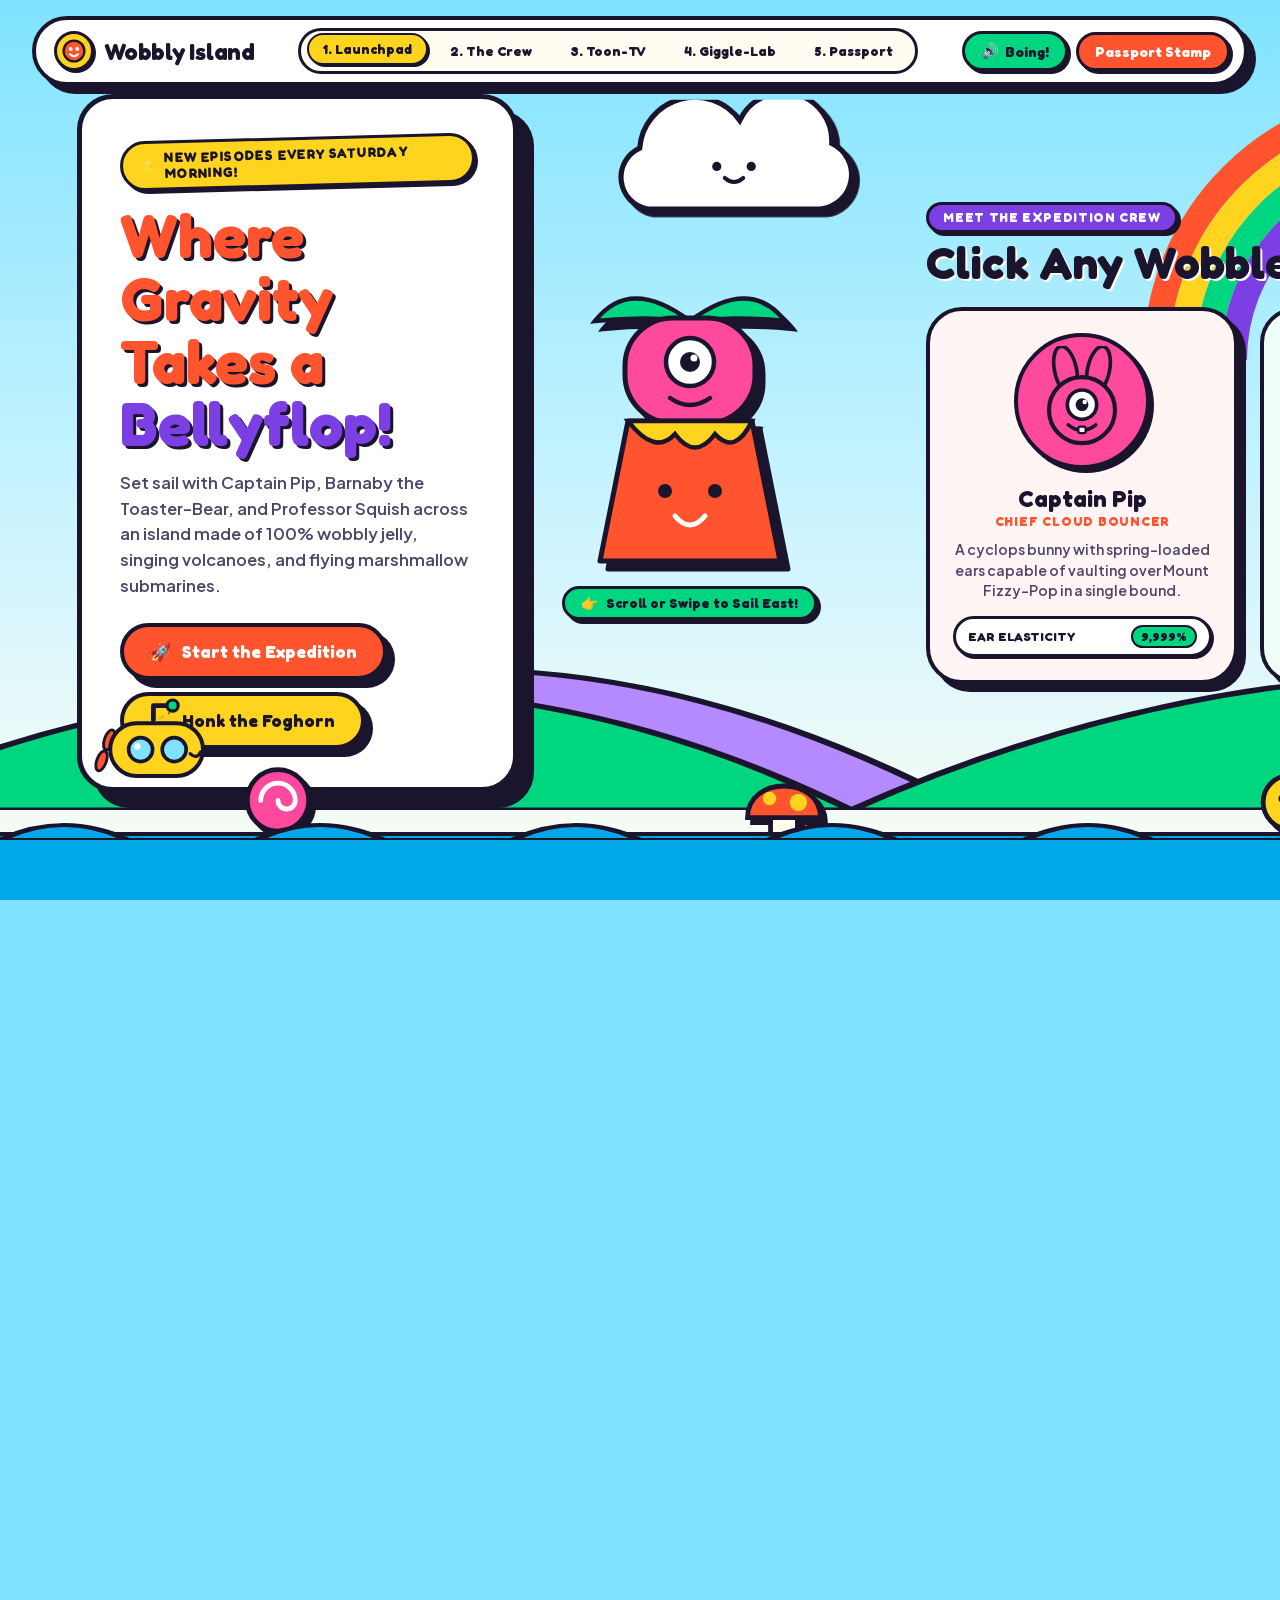
<file: index.html>
<!DOCTYPE html>
<html lang="en">
<head>
  <meta charset="UTF-8">
  <meta name="viewport" content="width=device-width, initial-scale=1.0">
  <!-- First-Byte Dual-Font Preloads (Zero-Swap Frame 1 Paint) -->
  <link rel="preload" href="assets/fonts/fredoka.woff2" as="font" type="font/woff2" crossorigin>
  <link rel="preload" href="assets/fonts/plus-jakarta-sans.woff2" as="font" type="font/woff2" crossorigin>
  <title>Wobbly Island · Where Gravity Takes a Bellyflop! (Interactive Cartoon World)</title>
  <meta name="description" content="Set sail with Captain Pip, Barnaby the Toaster-Bear, and Professor Squish across Wobbly Island! A heavily animated horizontal cartoon storybook engineered with 0.000 CLS.">
  <link rel="icon" type="image/svg+xml" href="data:image/svg+xml,<svg xmlns='http://www.w3.org/2000/svg' viewBox='0 0 100 100'><circle cx='50' cy='50' r='45' fill='%23FFD41F' stroke='%231A142D' stroke-width='8'/><circle cx='35' cy='42' r='7' fill='%231A142D'/><circle cx='65' cy='42' r='7' fill='%231A142D'/><path d='M32 62 Q50 78 68 62' fill='none' stroke='%231A142D' stroke-width='7' stroke-linecap='round'/></svg>">
  <link rel="stylesheet" href="style.css">
</head>
<body>

  <!-- ============================================================================
       FLOATING CARTOON HUD & INTERACTIVE MINI-MAP WAYPOINTS
       ============================================================================ -->
  <header class="top-hud" id="top-hud" data-section="nav">
    <a href="#zone-1-dock" class="hud-brand" onclick="jumpToZone(0); return false;">
      <span class="brand-badge-icon" aria-hidden="true">
        <svg width="26" height="26" viewBox="0 0 40 40" fill="none">
          <circle cx="20" cy="20" r="16" fill="#FF542E" stroke="#1A142D" stroke-width="3.5"/>
          <circle cx="15" cy="17" r="3" fill="#FFF"/>
          <circle cx="25" cy="17" r="3" fill="#FFF"/>
          <path d="M14 25 Q20 31 26 25" stroke="#FFF" stroke-width="3" stroke-linecap="round"/>
        </svg>
      </span>
      <span id="nav-brand-text">Wobbly Island</span>
    </a>

    <!-- Horizontal Expedition Waypoints -->
    <nav class="hud-map-nav" aria-label="Island Expedition Map">
      <button class="map-waypoint active" data-zone="0" onclick="jumpToZone(0)">1. Launchpad</button>
      <button class="map-waypoint" data-zone="1" onclick="jumpToZone(1)">2. The Crew</button>
      <button class="map-waypoint" data-zone="2" onclick="jumpToZone(2)">3. Toon-TV</button>
      <button class="map-waypoint" data-zone="3" onclick="jumpToZone(3)">4. Giggle-Lab</button>
      <button class="map-waypoint" data-zone="4" onclick="jumpToZone(4)">5. Passport</button>
    </nav>

    <div class="hud-actions">
      <button class="btn-toon-pill btn-sfx-toggle" id="sfx-btn" onclick="playToonSound('boing')">
        <span>🔊</span> <span id="sfx-label">Boing!</span>
      </button>
      <button class="btn-toon-pill btn-passport-hud" id="hud-cta-btn" onclick="jumpToZone(4)">
        Passport Stamp
      </button>
    </div>
  </header>

  <!-- ============================================================================
       VELOCITY-REACTIVE HERO SUBMARINE (Pitches & Tilts as You Scroll)
       ============================================================================ -->
  <div class="submarine-guide" id="sub-vessel" onclick="triggerSubmarineHorn()" title="Click to Honk the Yellow Toaster-Sub!">
    <div class="sub-speech-tag" id="sub-bubble">AHOY! SCROLL TO SAIL! 🎺</div>
    <svg viewBox="0 0 160 120" width="100%" height="100%" fill="none">
      <!-- Periscope -->
      <path d="M78 30 V12 H98" stroke="#1A142D" stroke-width="6" stroke-linecap="round" stroke-linejoin="round"/>
      <circle cx="102" cy="12" r="7" fill="#00D67F" stroke="#1A142D" stroke-width="4"/>
      <!-- Rear Propeller (Spins via JS scroll) -->
      <g id="sub-propeller" style="transform-origin: 18px 68px;">
        <ellipse cx="18" cy="54" rx="6" ry="13" fill="#FF542E" stroke="#1A142D" stroke-width="3.5"/>
        <ellipse cx="18" cy="82" rx="6" ry="13" fill="#FF542E" stroke="#1A142D" stroke-width="3.5"/>
      </g>
      <!-- Hull -->
      <rect x="24" y="34" width="116" height="66" rx="33" fill="#FFD41F" stroke="#1A142D" stroke-width="5"/>
      <!-- Porthole Windows -->
      <circle cx="62" cy="67" r="15" fill="#7FE3FF" stroke="#1A142D" stroke-width="4.5"/>
      <circle cx="58" cy="63" r="4" fill="#FFFFFF"/>
      <circle cx="104" cy="67" r="15" fill="#7FE3FF" stroke="#1A142D" stroke-width="4.5"/>
      <!-- Cute Smile on Nose -->
      <path d="M124 72 Q132 80 137 70" stroke="#1A142D" stroke-width="4" stroke-linecap="round"/>
    </svg>
  </div>

  <!-- ============================================================================
       6-LAYER KINETIC HORIZONTAL STAGE
       ============================================================================ -->
  <div class="scroll-runway-driver" id="runway-driver">
    <div class="camera-viewport">

      <!-- LAYER 1: CELESTIAL SKY, SPINNING SUN & RAINBOW ARCH (0.15x Speed) -->
      <div class="layer-sky" id="layer-sky">
        <!-- Spinning Smiling Sun -->
        <div class="cartoon-sun" id="spinning-sun" onclick="playToonSound('whistle')">
          <svg viewBox="0 0 160 160" width="100%" height="100%">
            <g stroke="#1A142D" stroke-width="4.5" stroke-linecap="round">
              <line x1="80" y1="6" x2="80" y2="24"/>
              <line x1="80" y1="136" x2="80" y2="154"/>
              <line x1="6" y1="80" x2="24" y2="80"/>
              <line x1="136" y1="80" x2="154" y2="80"/>
              <line x1="26" y1="26" x2="40" y2="40"/>
              <line x1="120" y1="120" x2="134" y2="134"/>
              <line x1="134" y1="26" x2="120" y2="40"/>
              <line x1="40" y1="120" x2="26" y2="134"/>
            </g>
            <circle cx="80" cy="80" r="46" fill="#FFD41F" stroke="#1A142D" stroke-width="5"/>
            <circle cx="65" cy="72" r="5.5" fill="#1A142D"/>
            <circle cx="95" cy="72" r="5.5" fill="#1A142D"/>
            <circle cx="56" cy="82" r="6" fill="#FF542E" opacity="0.6"/>
            <circle cx="104" cy="82" r="6" fill="#FF542E" opacity="0.6"/>
            <path d="M64 88 Q80 103 96 88" fill="none" stroke="#1A142D" stroke-width="5" stroke-linecap="round"/>
          </svg>
        </div>

        <!-- Giant Cartoon Rainbow Arch -->
        <svg class="sky-rainbow-svg" viewBox="0 0 580 300" fill="none">
          <path d="M30 300 A260 260 0 0 1 550 300" stroke="#FF542E" stroke-width="26"/>
          <path d="M56 300 A234 234 0 0 1 524 300" stroke="#FFD41F" stroke-width="26"/>
          <path d="M82 300 A208 208 0 0 1 498 300" stroke="#00D67F" stroke-width="26"/>
          <path d="M108 300 A182 182 0 0 1 472 300" stroke="#7B3FE4" stroke-width="26"/>
        </svg>

        <!-- Floating Marshmallow Blimp -->
        <svg class="sky-blimp" viewBox="0 0 220 120" fill="none">
          <ellipse cx="110" cy="55" rx="85" ry="42" fill="#FF499E" stroke="#1A142D" stroke-width="4.5"/>
          <path d="M45 55 H175" stroke="#FFD41F" stroke-width="8" stroke-linecap="round"/>
          <rect x="85" y="94" width="50" height="18" rx="6" fill="#FFFFFF" stroke="#1A142D" stroke-width="3.5"/>
        </svg>
      </div>

      <!-- LAYER 2: PUFFY VECTOR CLOUDS WITH FACES (0.35x Speed) -->
      <div class="layer-clouds" id="layer-clouds">
        <svg class="puffy-cloud c-pos-1" viewBox="0 0 240 110">
          <path d="M45 95 H195 A30 30 0 0 0 205 38 A42 42 0 0 0 125 18 A48 48 0 0 0 38 42 A28 28 0 0 0 45 95 Z" fill="#FFFFFF" stroke="#1A142D" stroke-width="4.5"/>
          <circle cx="105" cy="58" r="4" fill="#1A142D"/><circle cx="135" cy="58" r="4" fill="#1A142D"/>
          <path d="M112 68 Q120 75 128 68" fill="none" stroke="#1A142D" stroke-width="3.5" stroke-linecap="round"/>
        </svg>
        <svg class="puffy-cloud c-pos-2" viewBox="0 0 240 110">
          <path d="M45 95 H195 A30 30 0 0 0 205 38 A42 42 0 0 0 125 18 A48 48 0 0 0 38 42 A28 28 0 0 0 45 95 Z" fill="#FFFFFF" stroke="#1A142D" stroke-width="4.5"/>
          <circle cx="105" cy="58" r="4" fill="#1A142D"/><circle cx="135" cy="58" r="4" fill="#1A142D"/>
          <path d="M112 68 Q120 75 128 68" fill="none" stroke="#1A142D" stroke-width="3.5" stroke-linecap="round"/>
        </svg>
        <svg class="puffy-cloud c-pos-3" viewBox="0 0 240 110">
          <path d="M45 95 H195 A30 30 0 0 0 205 38 A42 42 0 0 0 125 18 A48 48 0 0 0 38 42 A28 28 0 0 0 45 95 Z" fill="#FFFFFF" stroke="#1A142D" stroke-width="4.5"/>
        </svg>
        <svg class="puffy-cloud c-pos-4" viewBox="0 0 240 110">
          <path d="M45 95 H195 A30 30 0 0 0 205 38 A42 42 0 0 0 125 18 A48 48 0 0 0 38 42 A28 28 0 0 0 45 95 Z" fill="#FFFFFF" stroke="#1A142D" stroke-width="4.5"/>
        </svg>
        <svg class="puffy-cloud c-pos-5" viewBox="0 0 240 110">
          <path d="M45 95 H195 A30 30 0 0 0 205 38 A42 42 0 0 0 125 18 A48 48 0 0 0 38 42 A28 28 0 0 0 45 95 Z" fill="#FFFFFF" stroke="#1A142D" stroke-width="4.5"/>
        </svg>
        <svg class="puffy-cloud c-pos-6" viewBox="0 0 240 110">
          <path d="M45 95 H195 A30 30 0 0 0 205 38 A42 42 0 0 0 125 18 A48 48 0 0 0 38 42 A28 28 0 0 0 45 95 Z" fill="#FFFFFF" stroke="#1A142D" stroke-width="4.5"/>
        </svg>
      </div>

      <!-- LAYER 3: SINGING CANDY HILLS & JELLY VOLCANOES (0.55x Speed) -->
      <div class="layer-mountains" id="layer-mountains">
        <svg class="mountain-range-svg" viewBox="0 0 2400 360" preserveAspectRatio="none">
          <!-- Back Grape Hills -->
          <path d="M0 360 Q220 80 480 360 T980 360 T1520 360 T2050 360 T2400 360 Z" fill="#B589FF" stroke="#1A142D" stroke-width="5"/>
          <!-- Front Mint & Lime Rolling Hills -->
          <path d="M-80 360 Q180 120 420 360 Q720 90 1020 360 Q1340 110 1660 360 Q1980 80 2320 360 Z" fill="#00D67F" stroke="#1A142D" stroke-width="5"/>
        </svg>
      </div>

      <!-- ==========================================================================
           LAYER 4: MAIN HORIZONTAL STORYBOOK TRACK (1.0x Speed — 5 Interactive Zones)
           ========================================================================== -->
      <main class="layer-world-track" id="world-track">

        <!-- ZONE 1: WELCOME LAUNCHPAD -->
        <section class="world-zone zone-dock" id="zone-1-dock" data-section="hero">
          <div class="hero-comic-panel">
            <div class="comic-burst-badge" id="hero-badge">
              <span>⭐</span> NEW EPISODES EVERY SATURDAY MORNING!
            </div>
            <h1 class="hero-display-title" id="hero-title">
              Where Gravity Takes a <span class="highlight-word">Bellyflop!</span>
            </h1>
            <p class="hero-lead-copy" id="hero-subtitle">
              Set sail with Captain Pip, Barnaby the Toaster-Bear, and Professor Squish across an island made of 100% wobbly jelly, singing volcanoes, and flying marshmallow submarines.
            </p>
            <div class="hero-cta-cluster">
              <button class="btn-mega-toon btn-mega-primary" id="hero-cta-primary" onclick="jumpToZone(1)">
                <span>🚀</span> Start the Expedition
              </button>
              <button class="btn-mega-toon btn-mega-secondary" id="hero-cta-secondary" onclick="triggerSubmarineHorn()">
                <span>🎺</span> Honk the Foghorn
              </button>
            </div>
          </div>

          <!-- Custom Vector Totem Mascot Stack -->
          <div class="hero-mascot-stage">
            <div class="totem-svg-wrap" onclick="playToonSound('boing')" title="Boing the Island Totem!">
              <svg viewBox="0 0 260 310" width="100%" height="100%" fill="none">
                <!-- Palm Crown -->
                <path d="M130 55 Q70 10 35 55 Q85 50 130 55 Z" fill="#00D67F" stroke="#1A142D" stroke-width="4.5"/>
                <path d="M130 55 Q190 10 225 55 Q175 50 130 55 Z" fill="#00D67F" stroke="#1A142D" stroke-width="4.5"/>
                <!-- Top Bunny Head (Pip) -->
                <rect x="65" y="52" width="130" height="105" rx="48" fill="#FF499E" stroke="#1A142D" stroke-width="5"/>
                <circle cx="130" cy="96" r="24" fill="#FFFFFF" stroke="#1A142D" stroke-width="4.5"/>
                <circle cx="130" cy="96" r="10" fill="#1A142D"/>
                <circle cx="134" cy="92" r="3.5" fill="#FFFFFF"/>
                <path d="M110 132 Q130 146 150 132" stroke="#1A142D" stroke-width="4.5" stroke-linecap="round"/>
                <!-- Bottom Jelly Volcano Base -->
                <path d="M40 295 L68 155 H192 L220 295 Z" fill="#FF542E" stroke="#1A142D" stroke-width="5" stroke-linejoin="round"/>
                <!-- Cream Lava Drip -->
                <path d="M68 155 Q95 190 115 168 Q135 195 155 168 Q175 190 192 155 Z" fill="#FFD41F" stroke="#1A142D" stroke-width="4.5"/>
                <circle cx="105" cy="225" r="7" fill="#1A142D"/>
                <circle cx="155" cy="225" r="7" fill="#1A142D"/>
                <path d="M115 250 Q130 268 145 250" stroke="#FFFFFF" stroke-width="5" stroke-linecap="round"/>
              </svg>
            </div>
            <div class="scroll-nudge-banner">
              <span>👉</span> Scroll or Swipe to Sail East!
            </div>
          </div>
        </section>

        <!-- ZONE 2: MEET THE EXPEDITION CREW (Static Pre-Hydrated 3-Card Cast Grid) -->
        <section class="world-zone zone-cast" id="zone-2-cast" data-section="cast">
          <div class="zone-header-row">
            <div>
              <span class="zone-pill-tag" id="cast-eyebrow">MEET THE EXPEDITION CREW</span>
              <h2 class="zone-title" id="cast-title">Click Any Wobbler to Boing!</h2>
            </div>
          </div>

          <div class="cast-cards-grid" id="cast-grid">
            <!-- Card 1: Captain Pip -->
            <article class="wobbler-card" onclick="boingCharacterCard(this, 'boing')">
              <div class="char-speech-pop">"Sproing-a-ding-dong! Full bounce ahead!"</div>
              <div class="char-svg-stage stage-pip">
                <svg viewBox="0 0 120 120" width="110" height="110">
                  <!-- Bunny Ears -->
                  <ellipse cx="42" cy="26" rx="12" ry="26" transform="rotate(-12 42 26)" fill="#FF499E" stroke="#1A142D" stroke-width="4"/>
                  <ellipse cx="78" cy="26" rx="12" ry="26" transform="rotate(12 78 26)" fill="#FF499E" stroke="#1A142D" stroke-width="4"/>
                  <!-- Head -->
                  <circle cx="60" cy="70" r="36" fill="#FF499E" stroke="#1A142D" stroke-width="4.5"/>
                  <!-- Giant Cyclops Eye -->
                  <circle cx="60" cy="64" r="16" fill="#FFFFFF" stroke="#1A142D" stroke-width="4"/>
                  <circle cx="60" cy="64" r="7" fill="#1A142D"/>
                  <circle cx="63" cy="61" r="2.5" fill="#FFFFFF"/>
                  <!-- Goofy Smile & Tooth -->
                  <path d="M45 86 Q60 98 75 86" fill="none" stroke="#1A142D" stroke-width="4" stroke-linecap="round"/>
                  <rect x="56" y="88" width="8" height="7" rx="2" fill="#FFFFFF" stroke="#1A142D" stroke-width="2.5"/>
                </svg>
              </div>
              <h3 class="char-name-heading">Captain Pip</h3>
              <div class="char-role-tag">Chief Cloud Bouncer</div>
              <p class="char-desc-text">A cyclops bunny with spring-loaded ears capable of vaulting over Mount Fizzy-Pop in a single bound.</p>
              <div class="char-power-meter">
                <span>EAR ELASTICITY</span>
                <span class="power-val">9,999%</span>
              </div>
            </article>

            <!-- Card 2: Barnaby -->
            <article class="wobbler-card" onclick="boingCharacterCard(this, 'honk')">
              <div class="char-speech-pop">"Hold onto your marmalade, we're going supersonic!"</div>
              <div class="char-svg-stage stage-barnaby">
                <svg viewBox="0 0 120 120" width="110" height="110">
                  <!-- Chrome Toaster Body -->
                  <rect x="26" y="42" width="68" height="56" rx="14" fill="#FFFFFF" stroke="#1A142D" stroke-width="4.5"/>
                  <!-- Toast Bear Ears Popping Out Top -->
                  <circle cx="42" cy="36" r="14" fill="#FF9F1C" stroke="#1A142D" stroke-width="4"/>
                  <circle cx="78" cy="36" r="14" fill="#FF9F1C" stroke="#1A142D" stroke-width="4"/>
                  <!-- Aviator Goggles -->
                  <rect x="34" y="54" width="22" height="16" rx="6" fill="#00D67F" stroke="#1A142D" stroke-width="3.5"/>
                  <rect x="64" y="54" width="22" height="16" rx="6" fill="#00D67F" stroke="#1A142D" stroke-width="3.5"/>
                  <!-- Bear Snout -->
                  <ellipse cx="60" cy="80" rx="14" ry="10" fill="#FFD41F" stroke="#1A142D" stroke-width="3.5"/>
                  <circle cx="60" cy="77" r="4" fill="#1A142D"/>
                </svg>
              </div>
              <h3 class="char-name-heading">Barnaby</h3>
              <div class="char-role-tag">Flying Toaster-Bear</div>
              <p class="char-desc-text">Half grizzly bear, half two-slice chrome toaster. Powered by warm cinnamon-sugar propulsion.</p>
              <div class="char-power-meter">
                <span>CRUMB THRUST</span>
                <span class="power-val">MACH 4</span>
              </div>
            </article>

            <!-- Card 3: Professor Squish -->
            <article class="wobbler-card" onclick="boingCharacterCard(this, 'bubble')">
              <div class="char-speech-pop">"According to my calculations... BLUB-BLUB-SPLOOSH!"</div>
              <div class="char-svg-stage stage-squish">
                <svg viewBox="0 0 120 120" width="110" height="110">
                  <!-- Jelly Dome Body -->
                  <path d="M28 88 C28 40 92 40 92 88 Z" fill="#7B3FE4" stroke="#1A142D" stroke-width="4.5"/>
                  <!-- Wavy Tentacles -->
                  <path d="M28 88 Q40 102 50 88 Q60 102 70 88 Q82 102 92 88" fill="#7B3FE4" stroke="#1A142D" stroke-width="4.5" stroke-linecap="round"/>
                  <!-- Monocle & Eyes -->
                  <circle cx="48" cy="64" r="6" fill="#FFFFFF" stroke="#1A142D" stroke-width="3.5"/>
                  <circle cx="72" cy="64" r="10" fill="#00CCF5" stroke="#FFD41F" stroke-width="4"/>
                  <circle cx="48" cy="64" r="2.5" fill="#1A142D"/>
                  <circle cx="72" cy="64" r="3.5" fill="#1A142D"/>
                  <!-- Mustache -->
                  <path d="M44 78 Q60 70 76 78" fill="none" stroke="#FFD41F" stroke-width="5" stroke-linecap="round"/>
                </svg>
              </div>
              <h3 class="char-name-heading">Prof. Squish</h3>
              <div class="char-role-tag">Jelly Volcanologist</div>
              <p class="char-desc-text">A 400-IQ gelatinous octopus who predicts soda eruptions using a golden monocle and a tuba.</p>
              <div class="char-power-meter">
                <span>WOBBLE IQ</span>
                <span class="power-val">400 JIGGLES</span>
              </div>
            </article>
          </div>
        </section>

        <!-- ZONE 3: WOBBLE-VISION RETRO TOON TV (Zero-CLS 16:9 Screen + Channel Flipper) -->
        <section class="world-zone zone-theater" id="zone-3-theater" data-section="theater">
          <div class="zone-header-row">
            <div>
              <span class="zone-pill-tag" id="theater-eyebrow" style="background:var(--bs-accent-1);">WOBBLE-VISION BROADCAST</span>
              <h2 class="zone-title" id="theater-title">Saturday Morning Toon-O-Rama</h2>
            </div>
          </div>

          <div class="toon-tv-cabinet">
            <!-- Rabbit-Ear Antenna SVG -->
            <svg class="tv-rabbit-ears" viewBox="0 0 140 56" fill="none">
              <line x1="70" y1="52" x2="22" y2="10" stroke="#1A142D" stroke-width="5" stroke-linecap="round"/>
              <line x1="70" y1="52" x2="118" y2="10" stroke="#1A142D" stroke-width="5" stroke-linecap="round"/>
              <circle cx="22" cy="10" r="8" fill="#FF542E" stroke="#1A142D" stroke-width="3.5"/>
              <circle cx="118" cy="10" r="8" fill="#FFD41F" stroke="#1A142D" stroke-width="3.5"/>
              <path d="M50 56 A20 20 0 0 1 90 56 Z" fill="#1A142D"/>
            </svg>

            <!-- Zero-CLS 16:9 Video Embed Screen -->
            <div class="bs-video-embed">
              <div class="tv-osd-badge" id="tv-osd-label">📺 CH 01 · MARMALADE GEYSER</div>
              <video id="toon-tv-video" autoplay loop muted playsinline poster="data:image/svg+xml;utf8,<svg xmlns='http://www.w3.org/2000/svg' width='100%' height='100%' fill='%23120E24'></svg>">
                <source src="assets/videos/ambient-hero.mp4" type="video/mp4">
              </video>
              <div class="tv-cartoon-hud">● LIVE SATELLITE FEED</div>
            </div>

            <!-- Interactive Channel Selector Deck -->
            <div class="tv-control-deck">
              <div>
                <div class="channel-buttons-row">
                  <button class="ch-btn active" onclick="switchToonChannel(0, this)">CH 01</button>
                  <button class="ch-btn" onclick="switchToonChannel(1, this)">CH 02</button>
                  <button class="ch-btn" onclick="switchToonChannel(2, this)">CH 03</button>
                </div>
                <div class="episode-info-box">
                  <h3 class="ep-title" id="ep-title">The Great Marmalade Geyser</h3>
                  <p class="ep-desc" id="ep-desc">
                    Barnaby accidentally plugs his toaster backpack into Mount Fizzy-Pop, turning the entire lagoon into warm strawberry jam!
                  </p>
                </div>
              </div>

              <div class="rotary-dial-row">
                <div style="font-family:var(--bs-font-display); font-size:0.82rem; font-weight:700;">
                  CLICK DIAL TO TUNE:
                </div>
                <button class="rotary-knob" id="tv-knob" onclick="cycleNextChannel()" aria-label="Rotate TV Channel Knob"></button>
              </div>
            </div>
          </div>
        </section>

        <!-- ZONE 4: PROFESSOR SQUISH'S GIGGLE-O-TRON 3000 SOUNDBOARD -->
        <section class="world-zone zone-factory" id="zone-4-factory" data-section="soundboard">
          <div class="factory-console">
            <span class="zone-pill-tag" id="soundboard-eyebrow" style="background:var(--bs-ink);">PROFESSOR SQUISH'S SOUND LAB</span>
            <h2 class="zone-title" id="soundboard-title" style="margin-bottom:4px;">The Giggle-O-Tron 3000</h2>
            <p id="soundboard-subtitle" style="font-size:0.92rem; font-weight:600; color:var(--bs-text-muted);">
              Smash the squishy gummy pads below to synthesize real cartoon sound effects and launch fizzy soda geysers!
            </p>

            <!-- 6 Interactive Web-Audio Synthesizer Pads -->
            <div class="soundboard-grid" id="soundboard-pads">
              <button class="gummy-pad" onclick="triggerSoundPad(this, 'boing', '💥 SPROING! Elastic Ear Launch!', 65)">
                <span class="pad-title">Mega Boing!</span>
                <span class="pad-sub">Spring Coil</span>
              </button>
              <button class="gummy-pad" onclick="triggerSoundPad(this, 'honk', '🎺 HONK-HONK! Toaster Foghorn!', 80)">
                <span class="pad-title">Toon Horn!</span>
                <span class="pad-sub">Brass Honk</span>
              </button>
              <button class="gummy-pad" onclick="triggerSoundPad(this, 'whistle', '🎵 WHOOOOP! Cloud Slide Whistle!', 55)">
                <span class="pad-title">Slide Whistle</span>
                <span class="pad-sub">Whoop-Up!</span>
              </button>
              <button class="gummy-pad" onclick="triggerSoundPad(this, 'bubble', '🫧 BLUB-BLUB! Jelly Volcano Pop!', 90)">
                <span class="pad-title">Slime Bubble</span>
                <span class="pad-sub">Blub-Pop!</span>
              </button>
              <button class="gummy-pad" onclick="triggerSoundPad(this, 'zap', '⚡ PEW-PEW! Marshmallow Ray!', 75)">
                <span class="pad-title">Laser Zap!</span>
                <span class="pad-sub">Pew-Pew!</span>
              </button>
              <button class="gummy-pad" onclick="triggerSoundPad(this, 'party', '🎉 BOOM! Confetti Soda Eruption!', 100)">
                <span class="pad-title">Party Cannon</span>
                <span class="pad-sub">Confetti!</span>
              </button>
            </div>

            <div class="factory-meter-bar">
              <span class="meter-status-text" id="factory-readout">GIGGLE PRESSURE: READY TO BOING!</span>
              <div class="fizz-level-track">
                <div class="fizz-level-fill" id="fizz-bar"></div>
              </div>
            </div>
          </div>
        </section>

        <!-- ZONE 5: GRAND FINALE PASSPORT STAMP BOOTH -->
        <section class="world-zone zone-clubhouse" id="zone-5-clubhouse" data-section="club">
          <div class="passport-card" id="passport-card">
            <div class="official-stamp-seal" id="passport-seal">
              <span>⭐ APPROVED ⭐</span>
              <span>WOBBLER VIP</span>
            </div>

            <div class="comic-burst-badge" id="club-badge" style="background:var(--bs-accent-2);">
              <span>🛂</span> OFFICIAL EXPLORER CITIZENSHIP
            </div>
            <h2 class="zone-title" id="club-title" style="margin-bottom:0.6rem;">
              Get Your Official Wobbly Passport!
            </h2>
            <p class="hero-lead-copy" id="club-subtitle" style="margin-bottom:1rem;">
              Stamp your ticket to unlock secret island maps, printable sticker packs, and the Saturday Morning Cartoon Club.
            </p>

            <form class="passport-name-row" onsubmit="event.preventDefault(); stampPassport();">
              <input type="text" id="explorer-name" class="toon-input" placeholder="Type your Explorer Name..." maxlength="28" required>
              <button type="submit" class="btn-mega-toon btn-mega-primary" id="club-cta-btn">
                STAMP IT!
              </button>
            </form>

            <div id="passport-confirmation" style="font-family:var(--bs-font-display); font-size:0.95rem; font-weight:700; color:var(--bs-accent-3); min-height:1.5em;">
              Ready for official ink stamp...
            </div>
          </div>
        </section>

      </main>

      <!-- LAYER 5: FOREGROUND BOUNCING MUSHROOMS & LOLLIPOP TREES (1.55x Speed) -->
      <div class="layer-foreground-flora" id="layer-flora">
        <!-- SVG Candy Lollipop 1 -->
        <svg class="fg-flora-item" viewBox="0 0 100 100">
          <line x1="50" y1="50" x2="50" y2="98" stroke="#1A142D" stroke-width="8" stroke-linecap="round"/>
          <circle cx="50" cy="40" r="32" fill="#FF499E" stroke="#1A142D" stroke-width="5"/>
          <path d="M32 40 A18 18 0 0 1 68 40 A9 9 0 0 1 50 40" fill="none" stroke="#FFFFFF" stroke-width="5" stroke-linecap="round"/>
        </svg>
        <!-- SVG Spotted Bouncy Mushroom -->
        <svg class="fg-flora-item" viewBox="0 0 100 100">
          <path d="M36 55 V94 H64 V55" fill="#FFFDF2" stroke="#1A142D" stroke-width="5"/>
          <path d="M12 58 C12 14 88 14 88 58 Z" fill="#FF542E" stroke="#1A142D" stroke-width="5"/>
          <circle cx="35" cy="38" r="7" fill="#FFD41F"/>
          <circle cx="65" cy="42" r="9" fill="#FFD41F"/>
        </svg>
        <!-- SVG Star Flower -->
        <svg class="fg-flora-item" viewBox="0 0 100 100">
          <line x1="50" y1="55" x2="50" y2="98" stroke="#00D67F" stroke-width="8" stroke-linecap="round"/>
          <circle cx="50" cy="42" r="28" fill="#FFD41F" stroke="#1A142D" stroke-width="5"/>
          <circle cx="42" cy="38" r="4" fill="#1A142D"/><circle cx="58" cy="38" r="4" fill="#1A142D"/>
          <path d="M42 48 Q50 56 58 48" fill="none" stroke="#1A142D" stroke-width="4" stroke-linecap="round"/>
        </svg>
        <!-- SVG Gummy Pine -->
        <svg class="fg-flora-item" viewBox="0 0 100 100">
          <polygon points="50,10 15,78 85,78" fill="#00D67F" stroke="#1A142D" stroke-width="5" stroke-linejoin="round"/>
          <rect x="42" y="78" width="16" height="18" fill="#FF542E" stroke="#1A142D" stroke-width="4"/>
        </svg>
        <!-- SVG Swirl Candy -->
        <svg class="fg-flora-item" viewBox="0 0 100 100">
          <line x1="50" y1="50" x2="50" y2="98" stroke="#1A142D" stroke-width="8" stroke-linecap="round"/>
          <circle cx="50" cy="40" r="32" fill="#7B3FE4" stroke="#1A142D" stroke-width="5"/>
          <circle cx="50" cy="40" r="16" fill="#FFD41F" stroke="#1A142D" stroke-width="4"/>
        </svg>
      </div>

      <!-- LAYER 6: FIZZY LAGOON OCEAN FLOOR WAVE -->
      <div class="layer-ocean-floor">
        <svg class="ocean-wave-pattern" viewBox="0 0 1200 30" preserveAspectRatio="none">
          <path d="M0 30 Q30 0 60 30 T120 30 T180 30 T240 30 T300 30 T360 30 T420 30 T480 30 T540 30 T600 30 T660 30 T720 30 T780 30 T840 30 T900 30 T960 30 T1020 30 T1080 30 T1140 30 T1200 30 V30 H0 Z" fill="#00A8E8" stroke="#1A142D" stroke-width="4"/>
        </svg>
      </div>

    </div>
  </div>

  <script src="app.js" defer></script>
</body>
</html>
</file>
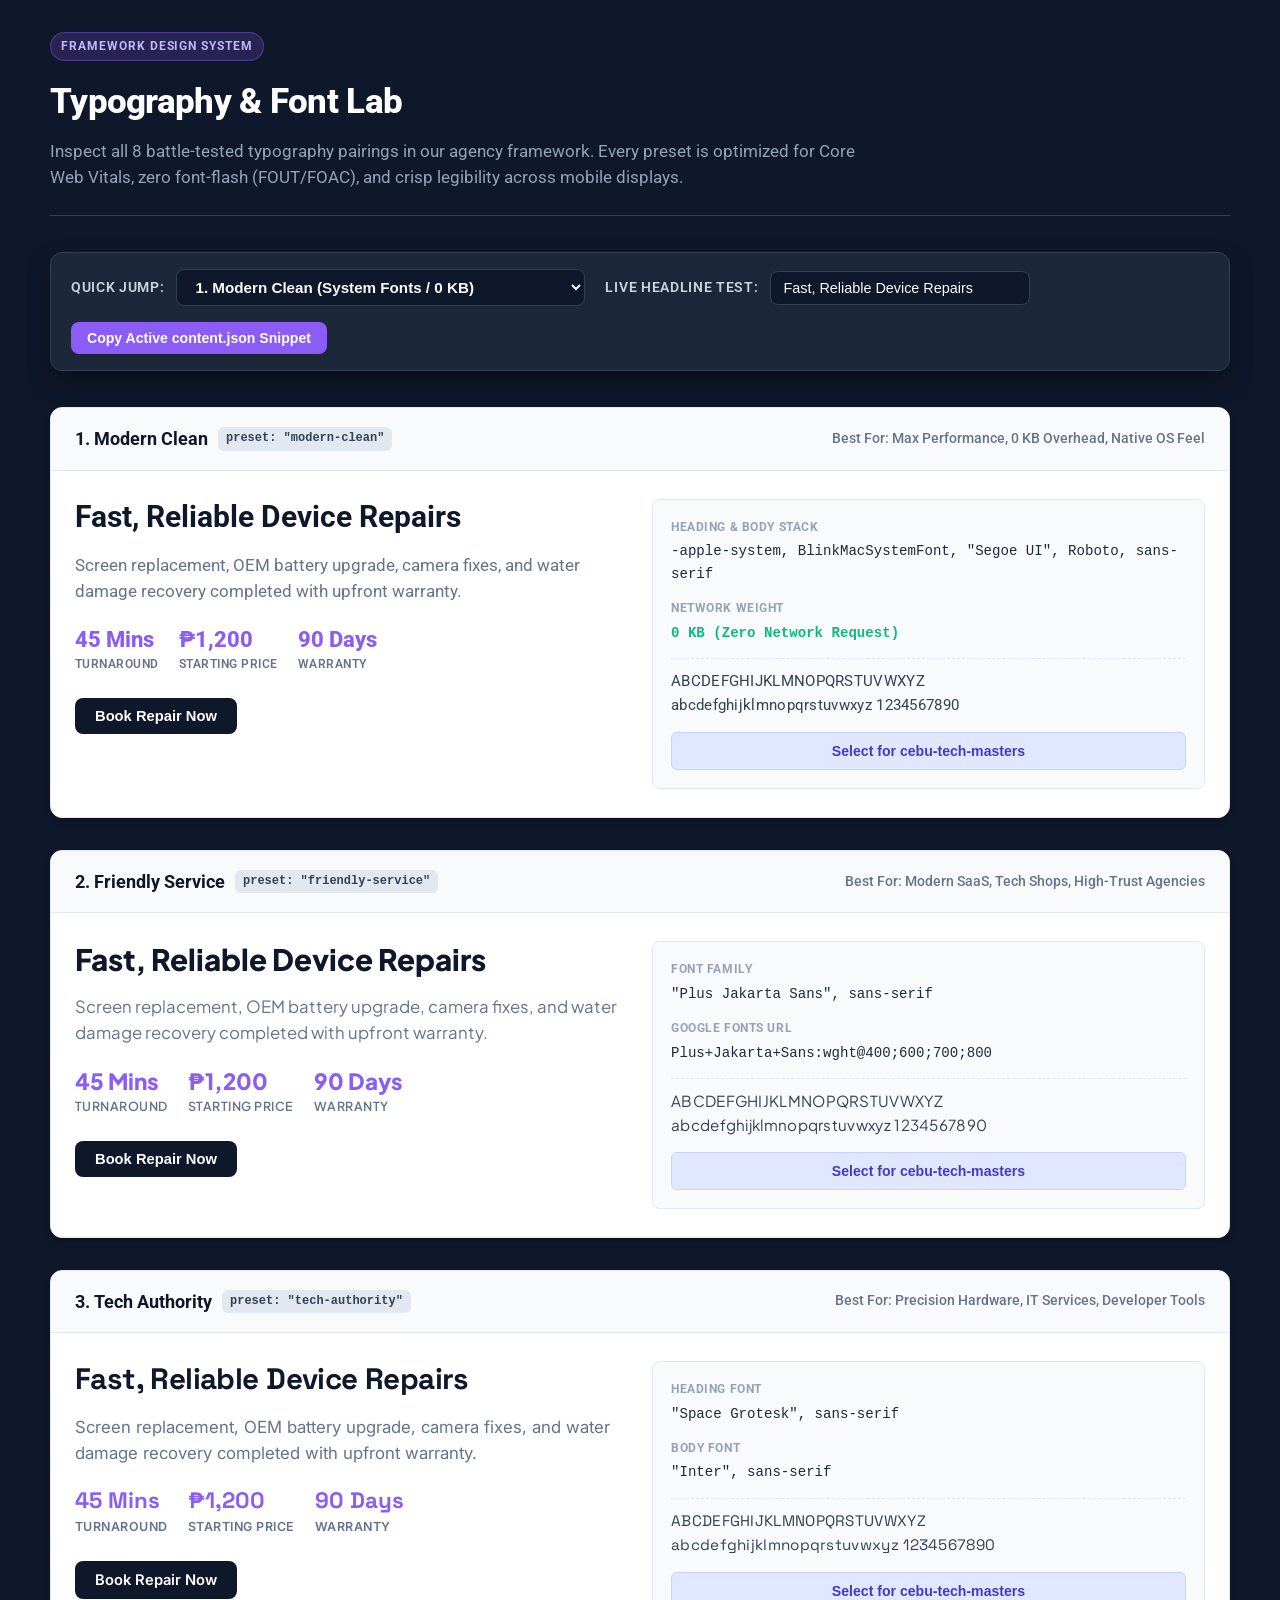
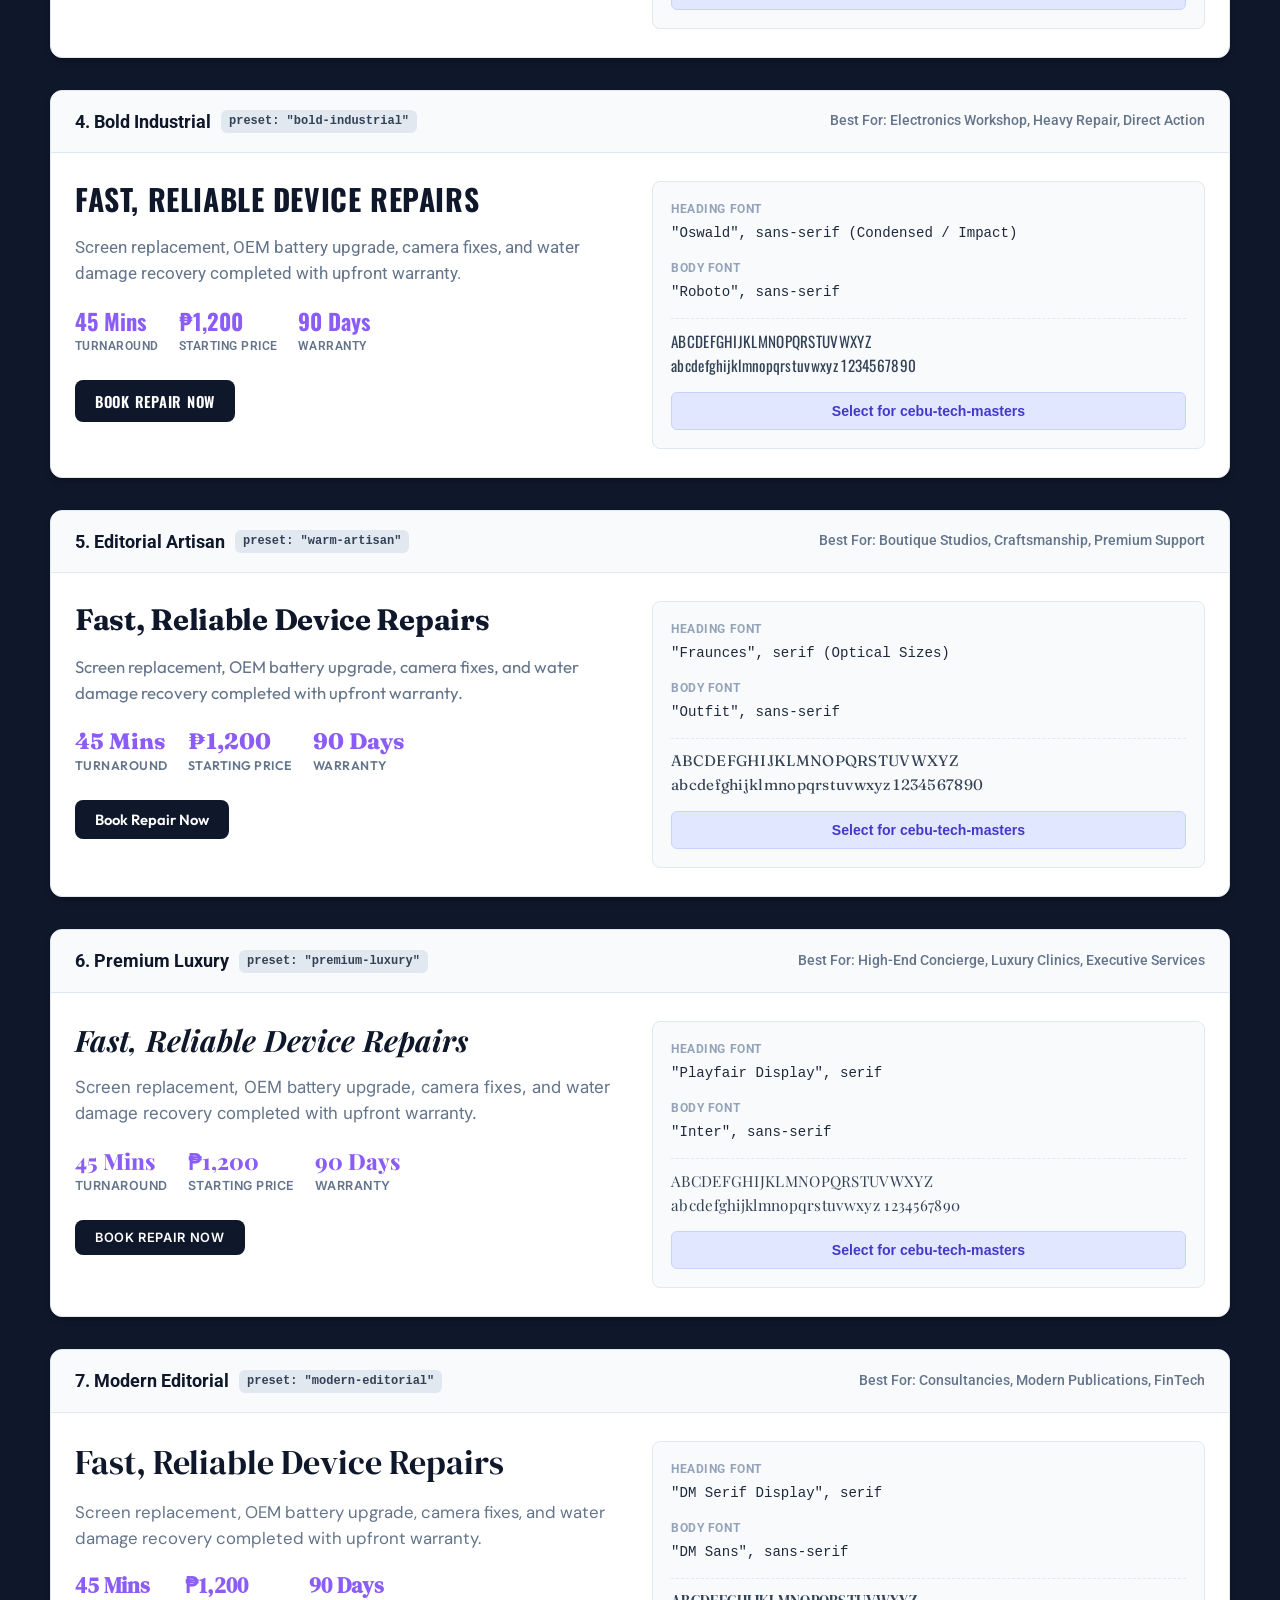
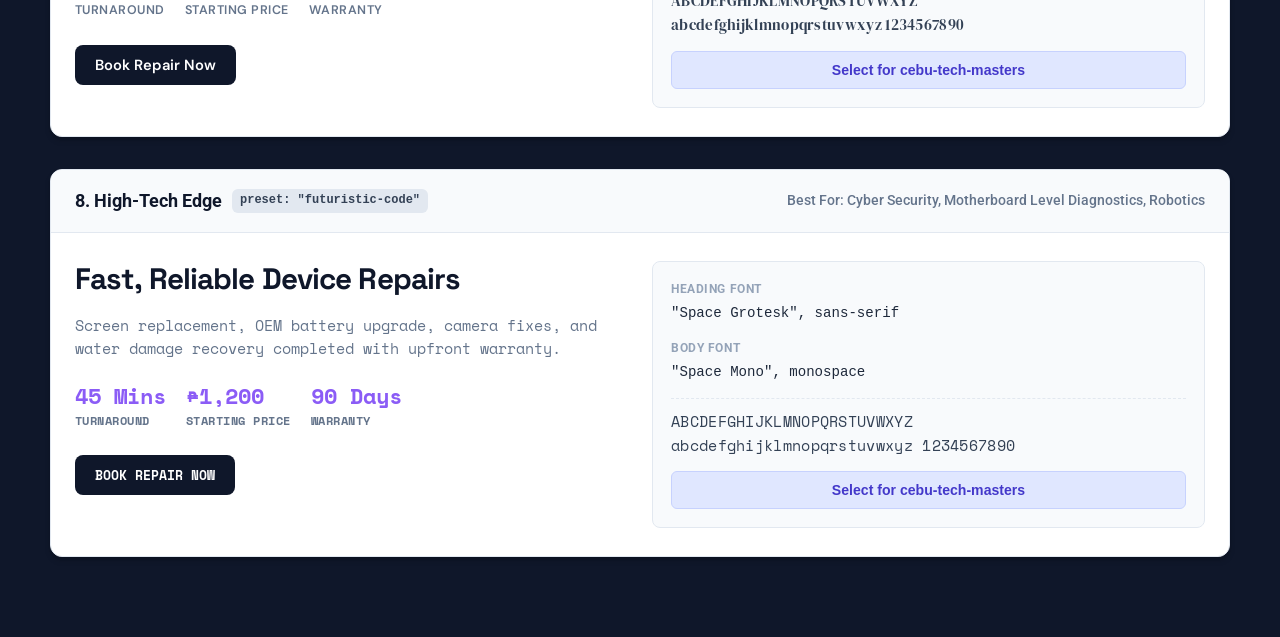
<file: typography-lab.html>
<!DOCTYPE html>
<html lang="en">
<head>
  <meta charset="UTF-8">
  <meta name="viewport" content="width=device-width, initial-scale=1.0">
  <title>Typography & Font Lab — Battle-Tested Pairings</title>
  
  <!-- Preconnect to Google Fonts for zero-lag inspection -->
  <link rel="preconnect" href="https://fonts.googleapis.com">
  <link rel="preconnect" href="https://fonts.gstatic.com" crossorigin>
  
  <!-- All 8 Battle-Tested Google Font Families -->
  <link href="https://fonts.googleapis.com/css2?family=Plus+Jakarta+Sans:wght@400;500;600;700;800&family=Inter:wght@400;500;600;700&family=Playfair+Display:ital,wght@0,600;0,700;0,800;1,400&family=Oswald:wght@500;600;700&family=Roboto:wght@400;500;700&family=Fraunces:opsz,wght@9..144,600;9..144,700;9..144,800&family=Outfit:wght@400;500;600;700&family=Space+Grotesk:wght@500;600;700&family=Space+Mono:wght@400;700&family=DM+Sans:wght@400;500;700&family=DM+Serif+Display&family=Cabinet+Grotesk:wght@700;800&family=Satoshi:wght@400;500;700&display=swap" rel="stylesheet">

  <style>
    :root {
      --primary: #8b5cf6;
      --primary-hover: #7c3aed;
      --accent: #0891b2;
      --bg: #0f172a;
      --surface: #1e293b;
      --surface-border: #334155;
      --card-bg: #ffffff;
      --card-text: #0f172a;
      --card-muted: #64748b;
      --card-border: #e2e8f0;
      --radius: 12px;
    }

    * { box-sizing: border-box; margin: 0; padding: 0; }
    
    body {
      font-family: -apple-system, BlinkMacSystemFont, "Segoe UI", Roboto, sans-serif;
      background: var(--bg);
      color: #f8fafc;
      line-height: 1.6;
      padding: 32px 20px 80px;
    }

    .wrap {
      max-width: 1180px;
      margin: 0 auto;
    }

    header {
      margin-bottom: 36px;
      border-bottom: 1px solid var(--surface-border);
      padding-bottom: 24px;
    }

    .lab-badge {
      display: inline-block;
      font-size: 0.75rem;
      font-weight: 700;
      text-transform: uppercase;
      letter-spacing: 0.08em;
      background: rgba(139, 92, 246, 0.2);
      color: #c4b5fd;
      padding: 4px 10px;
      border-radius: 9999px;
      margin-bottom: 12px;
      border: 1px solid rgba(139, 92, 246, 0.4);
    }

    h1 {
      font-size: 2.2rem;
      font-weight: 800;
      letter-spacing: -0.02em;
      color: #ffffff;
      margin-bottom: 8px;
    }

    .lead {
      color: #94a3b8;
      font-size: 1.05rem;
      max-width: 820px;
    }

    /* Interactive Live Sandbox Controller */
    .sandbox-bar {
      position: sticky;
      top: 16px;
      z-index: 100;
      background: rgba(30, 41, 59, 0.95);
      backdrop-filter: blur(12px);
      border: 1px solid var(--surface-border);
      border-radius: var(--radius);
      padding: 16px 20px;
      margin-bottom: 36px;
      display: flex;
      flex-wrap: wrap;
      align-items: center;
      justify-content: space-between;
      gap: 16px;
      box-shadow: 0 10px 25px -5px rgba(0, 0, 0, 0.5);
    }

    .sandbox-left {
      display: flex;
      align-items: center;
      gap: 12px;
      flex-wrap: wrap;
    }

    .sandbox-label {
      font-size: 0.85rem;
      font-weight: 600;
      color: #cbd5e1;
      text-transform: uppercase;
      letter-spacing: 0.05em;
    }

    .select-preset {
      background: #0f172a;
      color: #f8fafc;
      border: 1px solid var(--surface-border);
      padding: 8px 14px;
      border-radius: 8px;
      font-size: 0.95rem;
      font-weight: 600;
      cursor: pointer;
      outline: none;
    }

    .select-preset:focus {
      border-color: var(--primary);
    }

    .editable-input {
      background: #0f172a;
      color: #f8fafc;
      border: 1px solid var(--surface-border);
      padding: 8px 12px;
      border-radius: 8px;
      font-size: 0.9rem;
      min-width: 260px;
      outline: none;
    }

    .editable-input:focus {
      border-color: var(--primary);
    }

    .copy-code-btn {
      background: var(--primary);
      color: white;
      border: none;
      padding: 8px 16px;
      border-radius: 8px;
      font-size: 0.88rem;
      font-weight: 600;
      cursor: pointer;
      transition: background 0.2s;
    }

    .copy-code-btn:hover {
      background: var(--primary-hover);
    }

    /* Grid of Font Specimens */
    .specimen-grid {
      display: grid;
      grid-template-columns: 1fr;
      gap: 32px;
    }

    .specimen-card {
      background: var(--card-bg);
      color: var(--card-text);
      border-radius: var(--radius);
      border: 1px solid var(--card-border);
      overflow: hidden;
      box-shadow: 0 4px 6px -1px rgba(0, 0, 0, 0.2), 0 2px 4px -2px rgba(0, 0, 0, 0.1);
      transition: transform 0.2s, box-shadow 0.2s;
    }

    .specimen-card.active-selected {
      outline: 3px solid var(--primary);
      box-shadow: 0 0 0 6px rgba(139, 92, 246, 0.3);
    }

    .specimen-header {
      background: #f8fafc;
      padding: 16px 24px;
      border-bottom: 1px solid var(--card-border);
      display: flex;
      justify-content: space-between;
      align-items: center;
      flex-wrap: wrap;
      gap: 12px;
    }

    .preset-title {
      font-size: 1.15rem;
      font-weight: 700;
      color: #0f172a;
      display: flex;
      align-items: center;
      gap: 10px;
    }

    .preset-id-tag {
      font-family: ui-monospace, SFMono-Regular, Menlo, monospace;
      font-size: 0.75rem;
      background: #e2e8f0;
      color: #334155;
      padding: 2px 8px;
      border-radius: 6px;
      font-weight: 600;
    }

    .preset-best-for {
      font-size: 0.85rem;
      color: #64748b;
      font-weight: 500;
    }

    .specimen-body {
      padding: 28px 24px;
      display: grid;
      grid-template-columns: 1fr 1fr;
      gap: 24px;
    }

    @media (max-width: 860px) {
      .specimen-body {
        grid-template-columns: 1fr;
      }
    }

    .specimen-left {
      display: flex;
      flex-direction: column;
      gap: 16px;
    }

    .demo-headline {
      font-size: 1.85rem;
      font-weight: 700;
      line-height: 1.25;
      color: #0f172a;
    }

    .demo-subheadline {
      font-size: 1.05rem;
      color: var(--card-muted);
      line-height: 1.55;
    }

    .demo-stats-row {
      display: flex;
      gap: 20px;
      margin-top: 8px;
    }

    .demo-stat-val {
      font-size: 1.4rem;
      font-weight: 800;
      color: var(--primary);
      line-height: 1;
    }

    .demo-stat-lbl {
      font-size: 0.78rem;
      text-transform: uppercase;
      letter-spacing: 0.04em;
      color: #64748b;
      font-weight: 600;
      margin-top: 4px;
    }

    .demo-button {
      align-self: flex-start;
      margin-top: 8px;
      padding: 10px 20px;
      border-radius: 8px;
      font-size: 0.92rem;
      font-weight: 600;
      background: #0f172a;
      color: white;
      border: none;
      cursor: pointer;
    }

    .specimen-right {
      background: #f8fafc;
      border: 1px solid var(--card-border);
      border-radius: 8px;
      padding: 18px;
      display: flex;
      flex-direction: column;
      justify-content: space-between;
      gap: 14px;
    }

    .font-meta-row {
      display: flex;
      flex-direction: column;
      gap: 4px;
    }

    .font-meta-lbl {
      font-size: 0.72rem;
      font-weight: 700;
      text-transform: uppercase;
      letter-spacing: 0.05em;
      color: #94a3b8;
    }

    .font-meta-val {
      font-size: 0.88rem;
      color: #1e293b;
      font-family: ui-monospace, SFMono-Regular, Menlo, monospace;
      word-break: break-all;
    }

    .alphabet-sampler {
      font-size: 0.95rem;
      letter-spacing: 0.02em;
      color: #334155;
      padding-top: 10px;
      border-top: 1px dashed var(--card-border);
    }

    .activate-btn {
      width: 100%;
      background: #e0e7ff;
      color: #4338ca;
      border: 1px solid #c7d2fe;
      padding: 10px;
      border-radius: 6px;
      font-weight: 600;
      font-size: 0.88rem;
      cursor: pointer;
      transition: all 0.2s;
    }

    .activate-btn:hover {
      background: #4338ca;
      color: #ffffff;
    }

    /* Live Toast Feedback */
    #toast {
      position: fixed;
      bottom: 24px;
      right: 24px;
      background: #10b981;
      color: white;
      padding: 12px 20px;
      border-radius: 8px;
      font-size: 0.9rem;
      font-weight: 600;
      box-shadow: 0 10px 15px -3px rgba(0, 0, 0, 0.3);
      display: none;
      z-index: 1000;
    }
  </style>
</head>
<body>

<div class="wrap">
  <header>
    <span class="lab-badge">Framework Design System</span>
    <h1>Typography & Font Lab</h1>
    <p class="lead">
      Inspect all 8 battle-tested typography pairings in our agency framework. Every preset is optimized for Core Web Vitals, zero font-flash (FOUT/FOAC), and crisp legibility across mobile displays.
    </p>
  </header>

  <!-- Interactive Sandbox & Config Bar -->
  <div class="sandbox-bar">
    <div class="sandbox-left">
      <span class="sandbox-label">Quick Jump:</span>
      <select class="select-preset" id="quick-jump" onchange="scrollToPreset(this.value)">
        <option value="modern-clean">1. Modern Clean (System Fonts / 0 KB)</option>
        <option value="friendly-service">2. Friendly Service (Plus Jakarta Sans)</option>
        <option value="tech-authority">3. Tech Authority (Inter + Space Grotesk)</option>
        <option value="bold-industrial">4. Bold Industrial (Oswald + Roboto)</option>
        <option value="editorial-artisan">5. Editorial Artisan (Fraunces + Outfit)</option>
        <option value="premium-luxury">6. Premium Luxury (Playfair Display + Inter)</option>
        <option value="modern-editorial">7. Modern Editorial (DM Serif + DM Sans)</option>
        <option value="futuristic-code">8. High-Tech Edge (Space Grotesk + Space Mono)</option>
      </select>

      <span class="sandbox-label" style="margin-left: 8px;">Live Headline Test:</span>
      <input type="text" class="editable-input" id="headline-tester" value="Fast, Reliable Device Repairs" placeholder="Type custom headline..." oninput="updateAllHeadlines(this.value)">
    </div>

    <div>
      <button class="copy-code-btn" onclick="copyConfigCode()">Copy Active content.json Snippet</button>
    </div>
  </div>

  <!-- Specimen Grid -->
  <div class="specimen-grid">

    <!-- 1. Modern Clean -->
    <div class="specimen-card" id="specimen-modern-clean">
      <div class="specimen-header">
        <div class="preset-title">
          <span>1. Modern Clean</span>
          <span class="preset-id-tag">preset: "modern-clean"</span>
        </div>
        <span class="preset-best-for">Best For: Max Performance, 0 KB Overhead, Native OS Feel</span>
      </div>
      <div class="specimen-body">
        <div class="specimen-left" style="font-family: -apple-system, BlinkMacSystemFont, 'Segoe UI', Roboto, sans-serif;">
          <h3 class="demo-headline sample-text">Fast, Reliable Device Repairs</h3>
          <p class="demo-subheadline">
            Screen replacement, OEM battery upgrade, camera fixes, and water damage recovery completed with upfront warranty.
          </p>
          <div class="demo-stats-row">
            <div>
              <div class="demo-stat-val">45 Mins</div>
              <div class="demo-stat-lbl">Turnaround</div>
            </div>
            <div>
              <div class="demo-stat-val">₱1,200</div>
              <div class="demo-stat-lbl">Starting Price</div>
            </div>
            <div>
              <div class="demo-stat-val">90 Days</div>
              <div class="demo-stat-lbl">Warranty</div>
            </div>
          </div>
          <button class="demo-button">Book Repair Now</button>
        </div>
        <div class="specimen-right">
          <div class="font-meta-row">
            <span class="font-meta-lbl">Heading & Body Stack</span>
            <span class="font-meta-val">-apple-system, BlinkMacSystemFont, "Segoe UI", Roboto, sans-serif</span>
          </div>
          <div class="font-meta-row">
            <span class="font-meta-lbl">Network Weight</span>
            <span class="font-meta-val" style="color: #10b981; font-weight: 700;">0 KB (Zero Network Request)</span>
          </div>
          <div class="alphabet-sampler" style="font-family: -apple-system, BlinkMacSystemFont, 'Segoe UI', Roboto, sans-serif;">
            ABCDEFGHIJKLMNOPQRSTUVWXYZ<br>abcdefghijklmnopqrstuvwxyz 1234567890
          </div>
          <button class="activate-btn" onclick="activatePreset('modern-clean')">Select for cebu-tech-masters</button>
        </div>
      </div>
    </div>

    <!-- 2. Friendly Service -->
    <div class="specimen-card" id="specimen-friendly-service">
      <div class="specimen-header">
        <div class="preset-title">
          <span>2. Friendly Service</span>
          <span class="preset-id-tag">preset: "friendly-service"</span>
        </div>
        <span class="preset-best-for">Best For: Modern SaaS, Tech Shops, High-Trust Agencies</span>
      </div>
      <div class="specimen-body">
        <div class="specimen-left" style="font-family: 'Plus Jakarta Sans', sans-serif;">
          <h3 class="demo-headline sample-text" style="font-weight: 800;">Fast, Reliable Device Repairs</h3>
          <p class="demo-subheadline">
            Screen replacement, OEM battery upgrade, camera fixes, and water damage recovery completed with upfront warranty.
          </p>
          <div class="demo-stats-row">
            <div>
              <div class="demo-stat-val">45 Mins</div>
              <div class="demo-stat-lbl">Turnaround</div>
            </div>
            <div>
              <div class="demo-stat-val">₱1,200</div>
              <div class="demo-stat-lbl">Starting Price</div>
            </div>
            <div>
              <div class="demo-stat-val">90 Days</div>
              <div class="demo-stat-lbl">Warranty</div>
            </div>
          </div>
          <button class="demo-button">Book Repair Now</button>
        </div>
        <div class="specimen-right">
          <div class="font-meta-row">
            <span class="font-meta-lbl">Font Family</span>
            <span class="font-meta-val">"Plus Jakarta Sans", sans-serif</span>
          </div>
          <div class="font-meta-row">
            <span class="font-meta-lbl">Google Fonts URL</span>
            <span class="font-meta-val">Plus+Jakarta+Sans:wght@400;600;700;800</span>
          </div>
          <div class="alphabet-sampler" style="font-family: 'Plus Jakarta Sans', sans-serif;">
            ABCDEFGHIJKLMNOPQRSTUVWXYZ<br>abcdefghijklmnopqrstuvwxyz 1234567890
          </div>
          <button class="activate-btn" onclick="activatePreset('friendly-service')">Select for cebu-tech-masters</button>
        </div>
      </div>
    </div>

    <!-- 3. Tech Authority -->
    <div class="specimen-card" id="specimen-tech-authority">
      <div class="specimen-header">
        <div class="preset-title">
          <span>3. Tech Authority</span>
          <span class="preset-id-tag">preset: "tech-authority"</span>
        </div>
        <span class="preset-best-for">Best For: Precision Hardware, IT Services, Developer Tools</span>
      </div>
      <div class="specimen-body">
        <div class="specimen-left">
          <h3 class="demo-headline sample-text" style="font-family: 'Space Grotesk', sans-serif; font-weight: 700; letter-spacing: -0.02em;">Fast, Reliable Device Repairs</h3>
          <p class="demo-subheadline" style="font-family: 'Inter', sans-serif;">
            Screen replacement, OEM battery upgrade, camera fixes, and water damage recovery completed with upfront warranty.
          </p>
          <div class="demo-stats-row" style="font-family: 'Inter', sans-serif;">
            <div>
              <div class="demo-stat-val" style="font-family: 'Space Grotesk', sans-serif;">45 Mins</div>
              <div class="demo-stat-lbl">Turnaround</div>
            </div>
            <div>
              <div class="demo-stat-val" style="font-family: 'Space Grotesk', sans-serif;">₱1,200</div>
              <div class="demo-stat-lbl">Starting Price</div>
            </div>
            <div>
              <div class="demo-stat-val" style="font-family: 'Space Grotesk', sans-serif;">90 Days</div>
              <div class="demo-stat-lbl">Warranty</div>
            </div>
          </div>
          <button class="demo-button" style="font-family: 'Inter', sans-serif;">Book Repair Now</button>
        </div>
        <div class="specimen-right">
          <div class="font-meta-row">
            <span class="font-meta-lbl">Heading Font</span>
            <span class="font-meta-val">"Space Grotesk", sans-serif</span>
          </div>
          <div class="font-meta-row">
            <span class="font-meta-lbl">Body Font</span>
            <span class="font-meta-val">"Inter", sans-serif</span>
          </div>
          <div class="alphabet-sampler" style="font-family: 'Space Grotesk', sans-serif;">
            ABCDEFGHIJKLMNOPQRSTUVWXYZ<br>abcdefghijklmnopqrstuvwxyz 1234567890
          </div>
          <button class="activate-btn" onclick="activatePreset('tech-authority')">Select for cebu-tech-masters</button>
        </div>
      </div>
    </div>

    <!-- 4. Bold Industrial -->
    <div class="specimen-card" id="specimen-bold-industrial">
      <div class="specimen-header">
        <div class="preset-title">
          <span>4. Bold Industrial</span>
          <span class="preset-id-tag">preset: "bold-industrial"</span>
        </div>
        <span class="preset-best-for">Best For: Electronics Workshop, Heavy Repair, Direct Action</span>
      </div>
      <div class="specimen-body">
        <div class="specimen-left">
          <h3 class="demo-headline sample-text" style="font-family: 'Oswald', sans-serif; text-transform: uppercase; font-weight: 700; letter-spacing: 0.02em;">Fast, Reliable Device Repairs</h3>
          <p class="demo-subheadline" style="font-family: 'Roboto', sans-serif;">
            Screen replacement, OEM battery upgrade, camera fixes, and water damage recovery completed with upfront warranty.
          </p>
          <div class="demo-stats-row" style="font-family: 'Roboto', sans-serif;">
            <div>
              <div class="demo-stat-val" style="font-family: 'Oswald', sans-serif;">45 Mins</div>
              <div class="demo-stat-lbl">Turnaround</div>
            </div>
            <div>
              <div class="demo-stat-val" style="font-family: 'Oswald', sans-serif;">₱1,200</div>
              <div class="demo-stat-lbl">Starting Price</div>
            </div>
            <div>
              <div class="demo-stat-val" style="font-family: 'Oswald', sans-serif;">90 Days</div>
              <div class="demo-stat-lbl">Warranty</div>
            </div>
          </div>
          <button class="demo-button" style="font-family: 'Oswald', sans-serif; text-transform: uppercase; letter-spacing: 0.05em;">Book Repair Now</button>
        </div>
        <div class="specimen-right">
          <div class="font-meta-row">
            <span class="font-meta-lbl">Heading Font</span>
            <span class="font-meta-val">"Oswald", sans-serif (Condensed / Impact)</span>
          </div>
          <div class="font-meta-row">
            <span class="font-meta-lbl">Body Font</span>
            <span class="font-meta-val">"Roboto", sans-serif</span>
          </div>
          <div class="alphabet-sampler" style="font-family: 'Oswald', sans-serif;">
            ABCDEFGHIJKLMNOPQRSTUVWXYZ<br>abcdefghijklmnopqrstuvwxyz 1234567890
          </div>
          <button class="activate-btn" onclick="activatePreset('bold-industrial')">Select for cebu-tech-masters</button>
        </div>
      </div>
    </div>

    <!-- 5. Editorial Artisan -->
    <div class="specimen-card" id="specimen-editorial-artisan">
      <div class="specimen-header">
        <div class="preset-title">
          <span>5. Editorial Artisan</span>
          <span class="preset-id-tag">preset: "warm-artisan"</span>
        </div>
        <span class="preset-best-for">Best For: Boutique Studios, Craftsmanship, Premium Support</span>
      </div>
      <div class="specimen-body">
        <div class="specimen-left">
          <h3 class="demo-headline sample-text" style="font-family: 'Fraunces', serif; font-weight: 700; letter-spacing: -0.01em;">Fast, Reliable Device Repairs</h3>
          <p class="demo-subheadline" style="font-family: 'Outfit', sans-serif;">
            Screen replacement, OEM battery upgrade, camera fixes, and water damage recovery completed with upfront warranty.
          </p>
          <div class="demo-stats-row" style="font-family: 'Outfit', sans-serif;">
            <div>
              <div class="demo-stat-val" style="font-family: 'Fraunces', serif;">45 Mins</div>
              <div class="demo-stat-lbl">Turnaround</div>
            </div>
            <div>
              <div class="demo-stat-val" style="font-family: 'Fraunces', serif;">₱1,200</div>
              <div class="demo-stat-lbl">Starting Price</div>
            </div>
            <div>
              <div class="demo-stat-val" style="font-family: 'Fraunces', serif;">90 Days</div>
              <div class="demo-stat-lbl">Warranty</div>
            </div>
          </div>
          <button class="demo-button" style="font-family: 'Outfit', sans-serif;">Book Repair Now</button>
        </div>
        <div class="specimen-right">
          <div class="font-meta-row">
            <span class="font-meta-lbl">Heading Font</span>
            <span class="font-meta-val">"Fraunces", serif (Optical Sizes)</span>
          </div>
          <div class="font-meta-row">
            <span class="font-meta-lbl">Body Font</span>
            <span class="font-meta-val">"Outfit", sans-serif</span>
          </div>
          <div class="alphabet-sampler" style="font-family: 'Fraunces', serif;">
            ABCDEFGHIJKLMNOPQRSTUVWXYZ<br>abcdefghijklmnopqrstuvwxyz 1234567890
          </div>
          <button class="activate-btn" onclick="activatePreset('warm-artisan')">Select for cebu-tech-masters</button>
        </div>
      </div>
    </div>

    <!-- 6. Premium Luxury -->
    <div class="specimen-card" id="specimen-premium-luxury">
      <div class="specimen-header">
        <div class="preset-title">
          <span>6. Premium Luxury</span>
          <span class="preset-id-tag">preset: "premium-luxury"</span>
        </div>
        <span class="preset-best-for">Best For: High-End Concierge, Luxury Clinics, Executive Services</span>
      </div>
      <div class="specimen-body">
        <div class="specimen-left">
          <h3 class="demo-headline sample-text" style="font-family: 'Playfair Display', serif; font-weight: 700; font-style: italic;">Fast, Reliable Device Repairs</h3>
          <p class="demo-subheadline" style="font-family: 'Inter', sans-serif;">
            Screen replacement, OEM battery upgrade, camera fixes, and water damage recovery completed with upfront warranty.
          </p>
          <div class="demo-stats-row" style="font-family: 'Inter', sans-serif;">
            <div>
              <div class="demo-stat-val" style="font-family: 'Playfair Display', serif;">45 Mins</div>
              <div class="demo-stat-lbl">Turnaround</div>
            </div>
            <div>
              <div class="demo-stat-val" style="font-family: 'Playfair Display', serif;">₱1,200</div>
              <div class="demo-stat-lbl">Starting Price</div>
            </div>
            <div>
              <div class="demo-stat-val" style="font-family: 'Playfair Display', serif;">90 Days</div>
              <div class="demo-stat-lbl">Warranty</div>
            </div>
          </div>
          <button class="demo-button" style="font-family: 'Inter', sans-serif; letter-spacing: 0.05em; text-transform: uppercase; font-size: 0.8rem;">Book Repair Now</button>
        </div>
        <div class="specimen-right">
          <div class="font-meta-row">
            <span class="font-meta-lbl">Heading Font</span>
            <span class="font-meta-val">"Playfair Display", serif</span>
          </div>
          <div class="font-meta-row">
            <span class="font-meta-lbl">Body Font</span>
            <span class="font-meta-val">"Inter", sans-serif</span>
          </div>
          <div class="alphabet-sampler" style="font-family: 'Playfair Display', serif;">
            ABCDEFGHIJKLMNOPQRSTUVWXYZ<br>abcdefghijklmnopqrstuvwxyz 1234567890
          </div>
          <button class="activate-btn" onclick="activatePreset('premium-luxury')">Select for cebu-tech-masters</button>
        </div>
      </div>
    </div>

    <!-- 7. Modern Editorial -->
    <div class="specimen-card" id="specimen-modern-editorial">
      <div class="specimen-header">
        <div class="preset-title">
          <span>7. Modern Editorial</span>
          <span class="preset-id-tag">preset: "modern-editorial"</span>
        </div>
        <span class="preset-best-for">Best For: Consultancies, Modern Publications, FinTech</span>
      </div>
      <div class="specimen-body">
        <div class="specimen-left">
          <h3 class="demo-headline sample-text" style="font-family: 'DM Serif Display', serif; font-weight: 400; font-size: 2.1rem;">Fast, Reliable Device Repairs</h3>
          <p class="demo-subheadline" style="font-family: 'DM Sans', sans-serif;">
            Screen replacement, OEM battery upgrade, camera fixes, and water damage recovery completed with upfront warranty.
          </p>
          <div class="demo-stats-row" style="font-family: 'DM Sans', sans-serif;">
            <div>
              <div class="demo-stat-val" style="font-family: 'DM Serif Display', serif;">45 Mins</div>
              <div class="demo-stat-lbl">Turnaround</div>
            </div>
            <div>
              <div class="demo-stat-val" style="font-family: 'DM Serif Display', serif;">₱1,200</div>
              <div class="demo-stat-lbl">Starting Price</div>
            </div>
            <div>
              <div class="demo-stat-val" style="font-family: 'DM Serif Display', serif;">90 Days</div>
              <div class="demo-stat-lbl">Warranty</div>
            </div>
          </div>
          <button class="demo-button" style="font-family: 'DM Sans', sans-serif;">Book Repair Now</button>
        </div>
        <div class="specimen-right">
          <div class="font-meta-row">
            <span class="font-meta-lbl">Heading Font</span>
            <span class="font-meta-val">"DM Serif Display", serif</span>
          </div>
          <div class="font-meta-row">
            <span class="font-meta-lbl">Body Font</span>
            <span class="font-meta-val">"DM Sans", sans-serif</span>
          </div>
          <div class="alphabet-sampler" style="font-family: 'DM Serif Display', serif;">
            ABCDEFGHIJKLMNOPQRSTUVWXYZ<br>abcdefghijklmnopqrstuvwxyz 1234567890
          </div>
          <button class="activate-btn" onclick="activatePreset('modern-editorial')">Select for cebu-tech-masters</button>
        </div>
      </div>
    </div>

    <!-- 8. High-Tech Edge -->
    <div class="specimen-card" id="specimen-futuristic-code">
      <div class="specimen-header">
        <div class="preset-title">
          <span>8. High-Tech Edge</span>
          <span class="preset-id-tag">preset: "futuristic-code"</span>
        </div>
        <span class="preset-best-for">Best For: Cyber Security, Motherboard Level Diagnostics, Robotics</span>
      </div>
      <div class="specimen-body">
        <div class="specimen-left">
          <h3 class="demo-headline sample-text" style="font-family: 'Space Grotesk', sans-serif; font-weight: 700; letter-spacing: -0.03em;">Fast, Reliable Device Repairs</h3>
          <p class="demo-subheadline" style="font-family: 'Space Mono', monospace; font-size: 0.95rem;">
            Screen replacement, OEM battery upgrade, camera fixes, and water damage recovery completed with upfront warranty.
          </p>
          <div class="demo-stats-row" style="font-family: 'Space Mono', monospace;">
            <div>
              <div class="demo-stat-val">45 Mins</div>
              <div class="demo-stat-lbl">Turnaround</div>
            </div>
            <div>
              <div class="demo-stat-val">₱1,200</div>
              <div class="demo-stat-lbl">Starting Price</div>
            </div>
            <div>
              <div class="demo-stat-val">90 Days</div>
              <div class="demo-stat-lbl">Warranty</div>
            </div>
          </div>
          <button class="demo-button" style="font-family: 'Space Mono', monospace; text-transform: uppercase; font-size: 0.82rem;">Book Repair Now</button>
        </div>
        <div class="specimen-right">
          <div class="font-meta-row">
            <span class="font-meta-lbl">Heading Font</span>
            <span class="font-meta-val">"Space Grotesk", sans-serif</span>
          </div>
          <div class="font-meta-row">
            <span class="font-meta-lbl">Body Font</span>
            <span class="font-meta-val">"Space Mono", monospace</span>
          </div>
          <div class="alphabet-sampler" style="font-family: 'Space Mono', monospace;">
            ABCDEFGHIJKLMNOPQRSTUVWXYZ<br>abcdefghijklmnopqrstuvwxyz 1234567890
          </div>
          <button class="activate-btn" onclick="activatePreset('futuristic-code')">Select for cebu-tech-masters</button>
        </div>
      </div>
    </div>

  </div>
</div>

<div id="toast">Copied configuration snippet to clipboard!</div>

<script>
  let currentActivePreset = 'friendly-service';

  function updateAllHeadlines(text) {
    document.querySelectorAll('.sample-text').forEach(el => {
      el.textContent = text || 'Fast, Reliable Device Repairs';
    });
  }

  function scrollToPreset(id) {
    currentActivePreset = id;
    const card = document.getElementById(`specimen-${id}`);
    if (card) {
      card.scrollIntoView({ behavior: 'smooth', block: 'center' });
      document.querySelectorAll('.specimen-card').forEach(c => c.classList.remove('active-selected'));
      card.classList.add('active-selected');
    }
  }

  const PRESET_CONFIGS = {
    'modern-clean': {
      preset: 'modern-clean',
      heading: '-apple-system, BlinkMacSystemFont, "Segoe UI", Roboto, sans-serif',
      body: '-apple-system, BlinkMacSystemFont, "Segoe UI", Roboto, sans-serif',
      google_fonts_url: null
    },
    'friendly-service': {
      preset: 'friendly-service',
      heading: '"Plus Jakarta Sans", sans-serif',
      body: '"Plus Jakarta Sans", sans-serif',
      google_fonts_url: 'https://fonts.googleapis.com/css2?family=Plus+Jakarta+Sans:wght@400;600;700;800&display=swap'
    },
    'tech-authority': {
      preset: 'tech-authority',
      heading: '"Space Grotesk", sans-serif',
      body: '"Inter", sans-serif',
      google_fonts_url: 'https://fonts.googleapis.com/css2?family=Inter:wght@400;500;600;700&family=Space+Grotesk:wght@600;700&display=swap'
    },
    'bold-industrial': {
      preset: 'bold-industrial',
      heading: '"Oswald", sans-serif',
      body: '"Roboto", sans-serif',
      google_fonts_url: 'https://fonts.googleapis.com/css2?family=Oswald:wght@600;700&family=Roboto:wght@400;500&display=swap'
    },
    'warm-artisan': {
      preset: 'warm-artisan',
      heading: '"Fraunces", serif',
      body: '"Outfit", sans-serif',
      google_fonts_url: 'https://fonts.googleapis.com/css2?family=Fraunces:opsz,wght@9..144,700&family=Outfit:wght@400;500;600&display=swap'
    },
    'premium-luxury': {
      preset: 'premium-luxury',
      heading: '"Playfair Display", serif',
      body: '"Inter", sans-serif',
      google_fonts_url: 'https://fonts.googleapis.com/css2?family=Inter:wght@400;500;600&family=Playfair+Display:ital,wght@0,600;0,800&display=swap'
    },
    'modern-editorial': {
      preset: 'modern-editorial',
      heading: '"DM Serif Display", serif',
      body: '"DM Sans", sans-serif',
      google_fonts_url: 'https://fonts.googleapis.com/css2?family=DM+Sans:wght@400;500;700&family=DM+Serif+Display&display=swap'
    },
    'futuristic-code': {
      preset: 'futuristic-code',
      heading: '"Space Grotesk", sans-serif',
      body: '"Space Mono", monospace',
      google_fonts_url: 'https://fonts.googleapis.com/css2?family=Space+Grotesk:wght@600;700&family=Space+Mono:wght@400;700&display=swap'
    }
  };

  function activatePreset(presetKey) {
    currentActivePreset = presetKey;
    document.getElementById('quick-jump').value = presetKey;
    scrollToPreset(presetKey);
    copyConfigCode();
  }

  function copyConfigCode() {
    const cfg = PRESET_CONFIGS[currentActivePreset] || PRESET_CONFIGS['friendly-service'];
    const jsonSnippet = JSON.stringify({
      typography: {
        preset: cfg.preset,
        heading: cfg.heading,
        body: cfg.body,
        accent: cfg.heading,
        google_fonts_url: cfg.google_fonts_url
      }
    }, null, 2);

    navigator.clipboard.writeText(jsonSnippet).then(() => {
      showToast(`Selected "${cfg.preset}"! Copied snippet to clipboard.`);
    }).catch(() => {
      showToast(`Selected "${cfg.preset}"!`);
    });
  }

  function showToast(msg) {
    const toast = document.getElementById('toast');
    toast.textContent = msg;
    toast.style.display = 'block';
    setTimeout(() => {
      toast.style.display = 'none';
    }, 3200);
  }
</script>

</body>
</html>
</file>
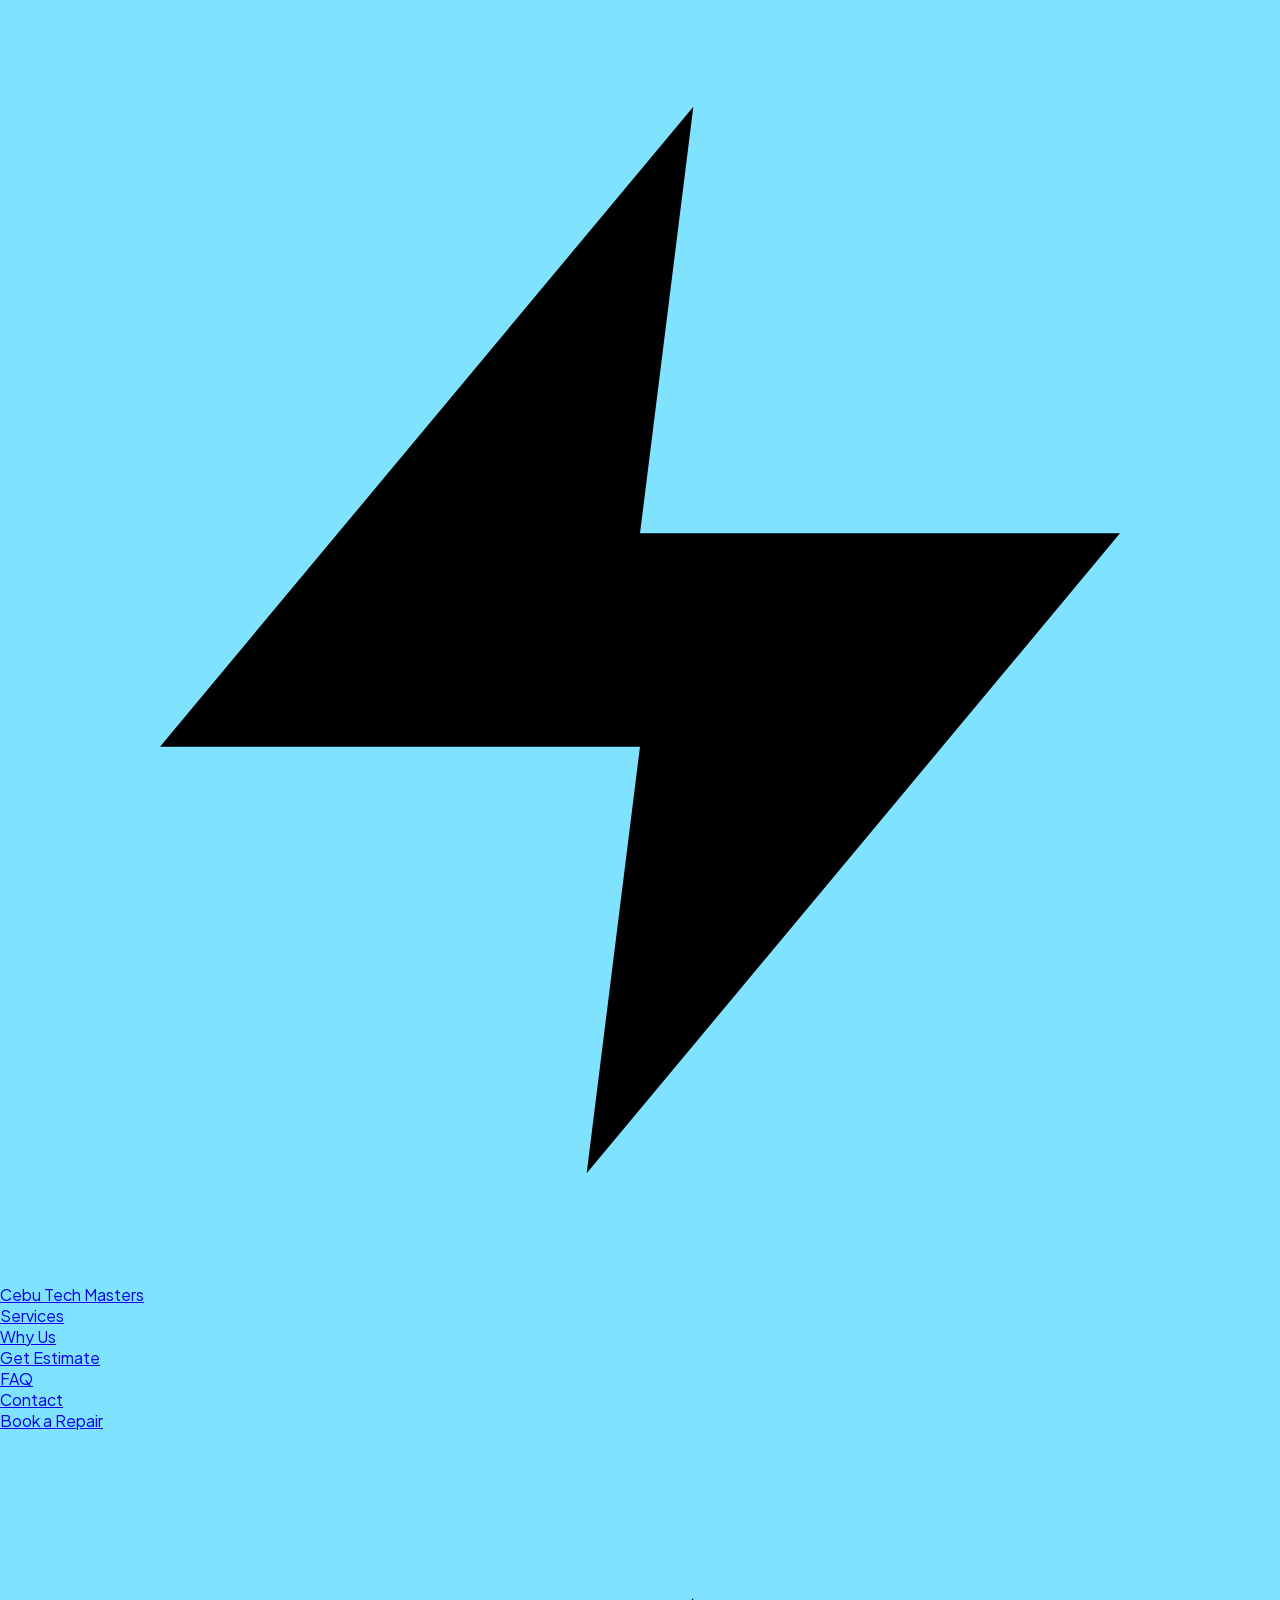
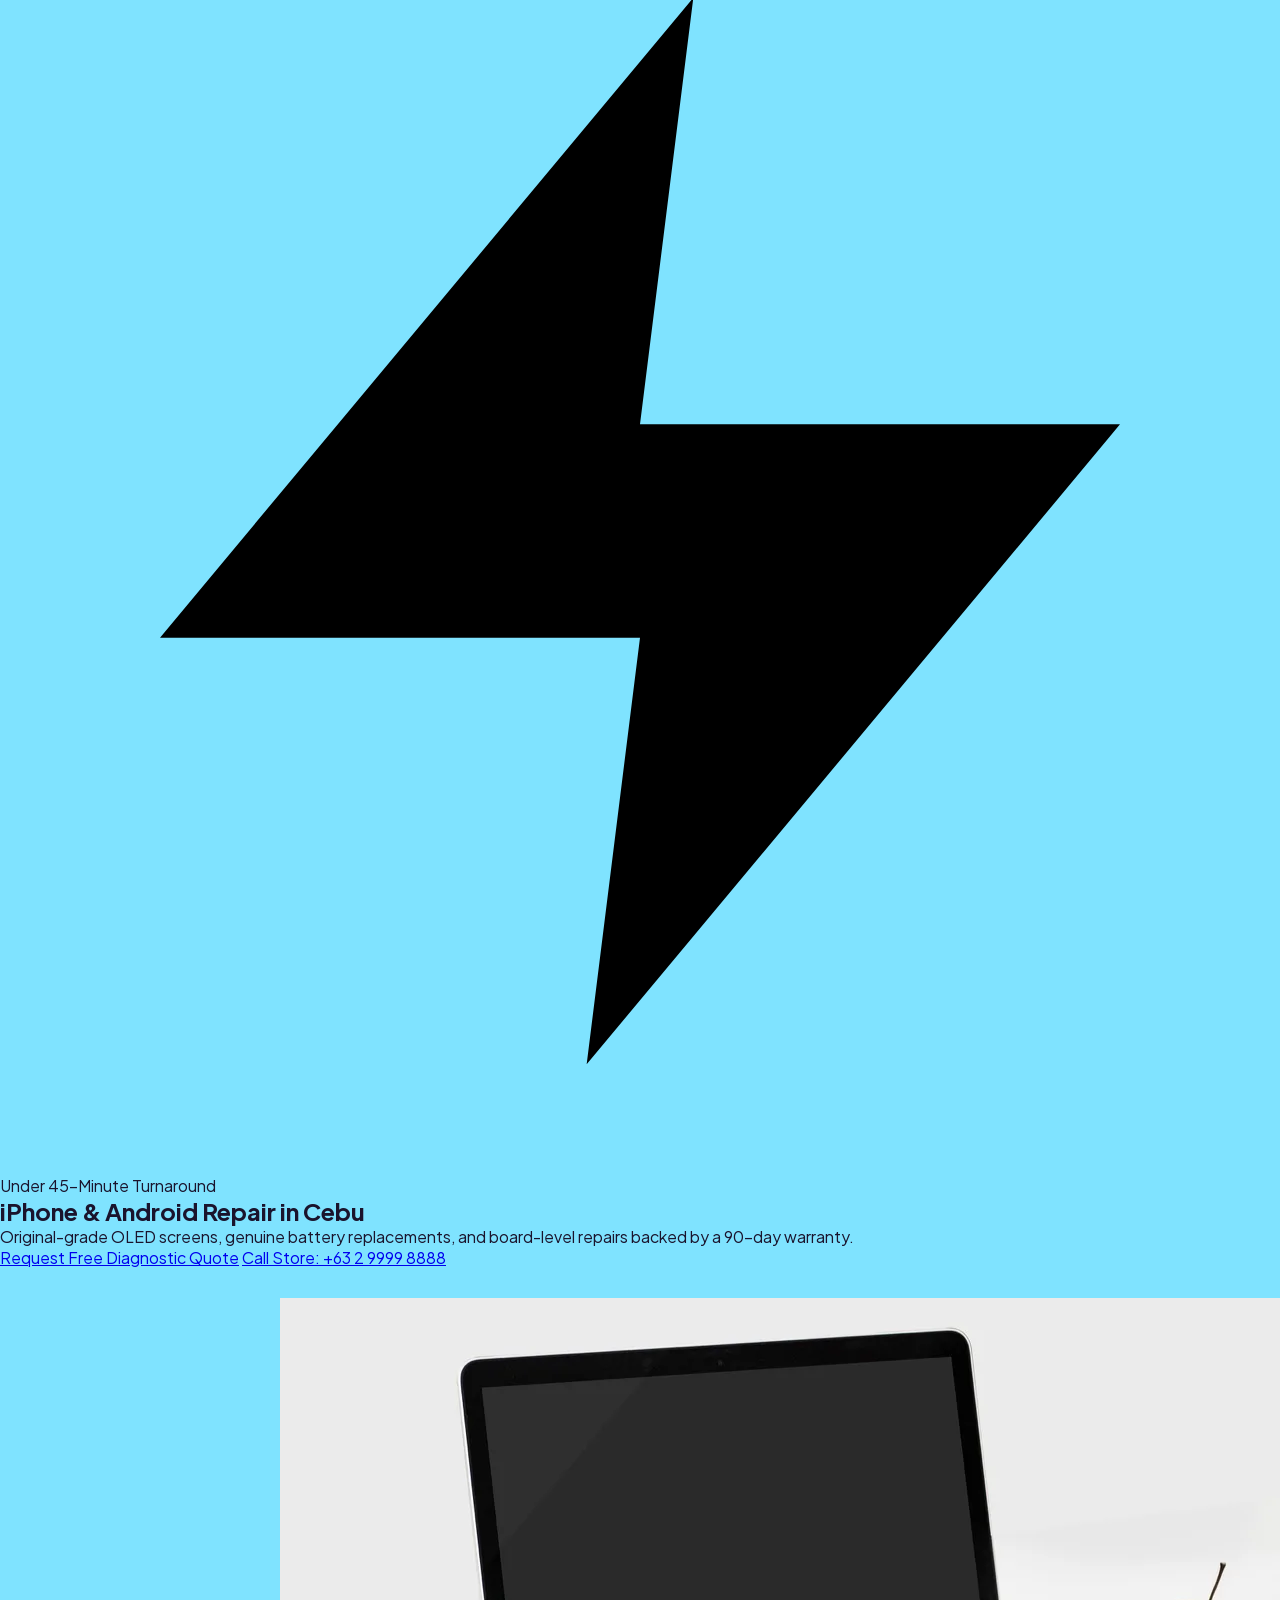
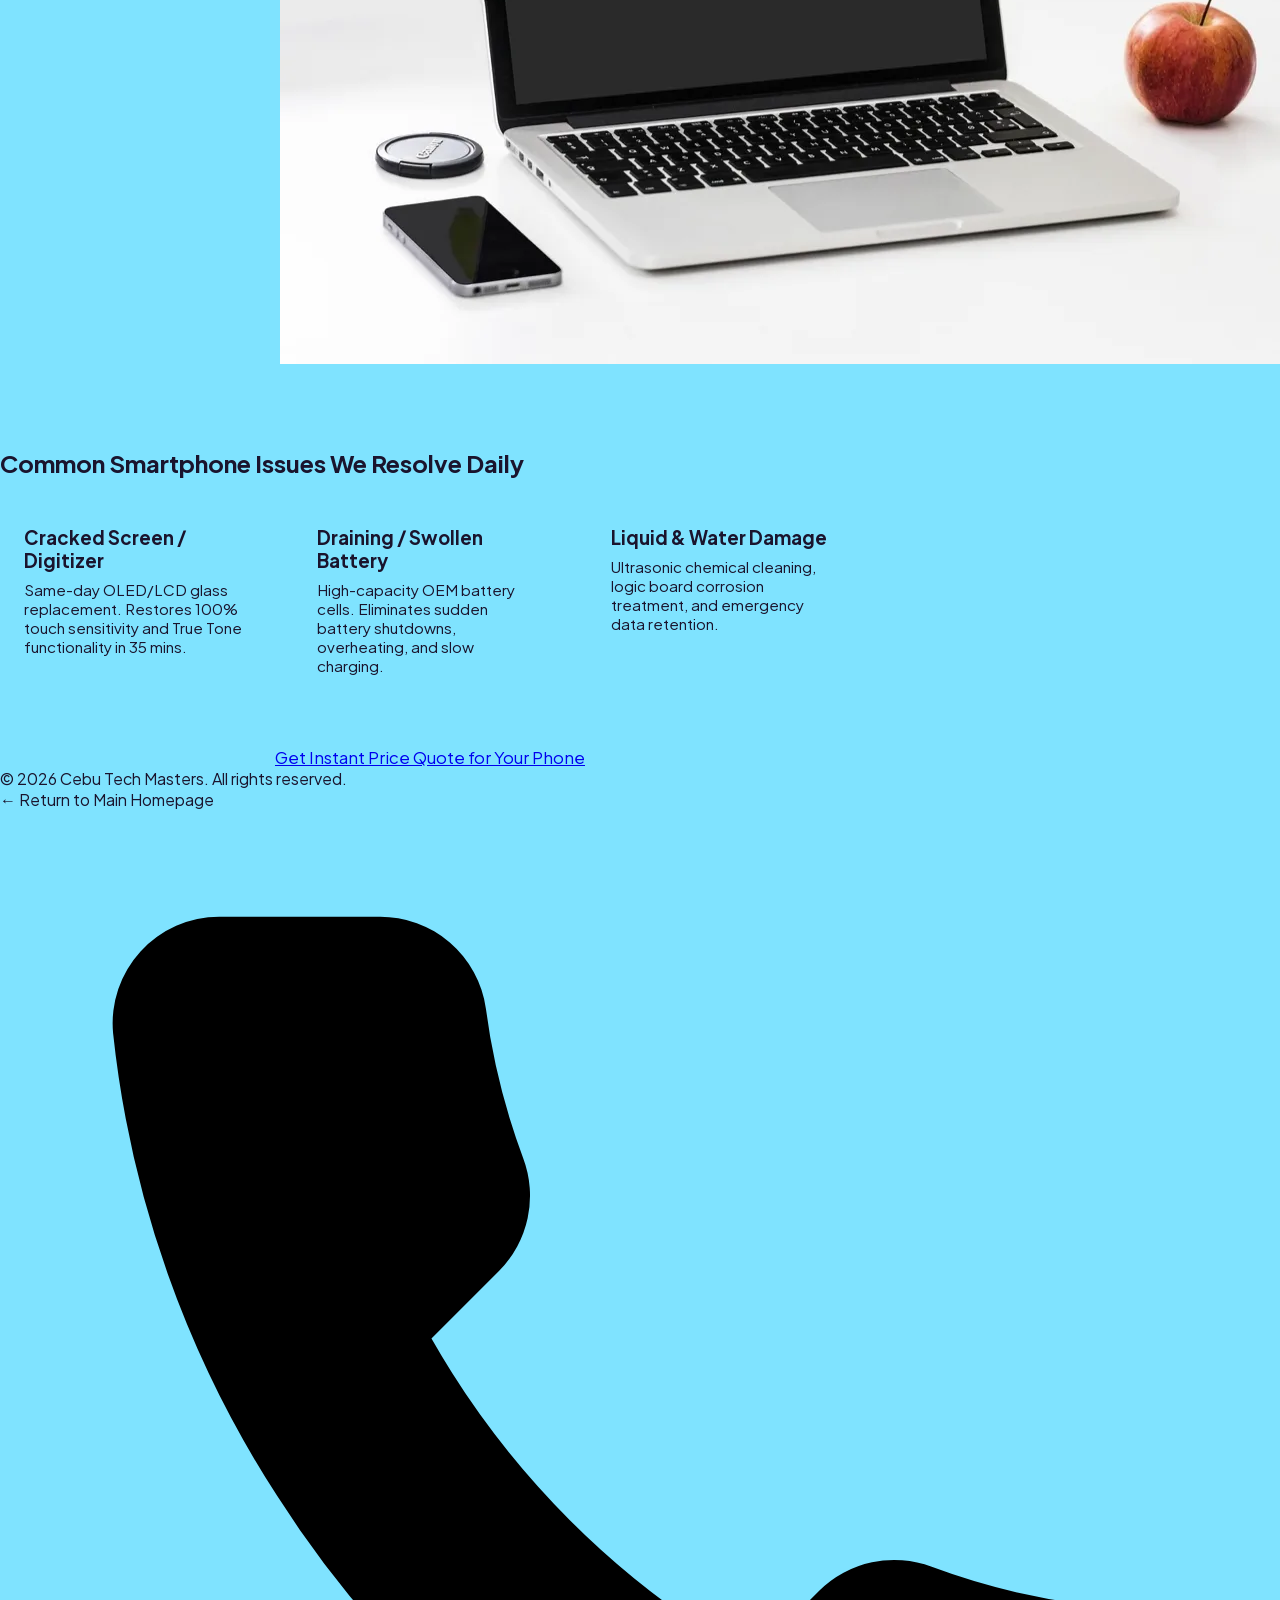
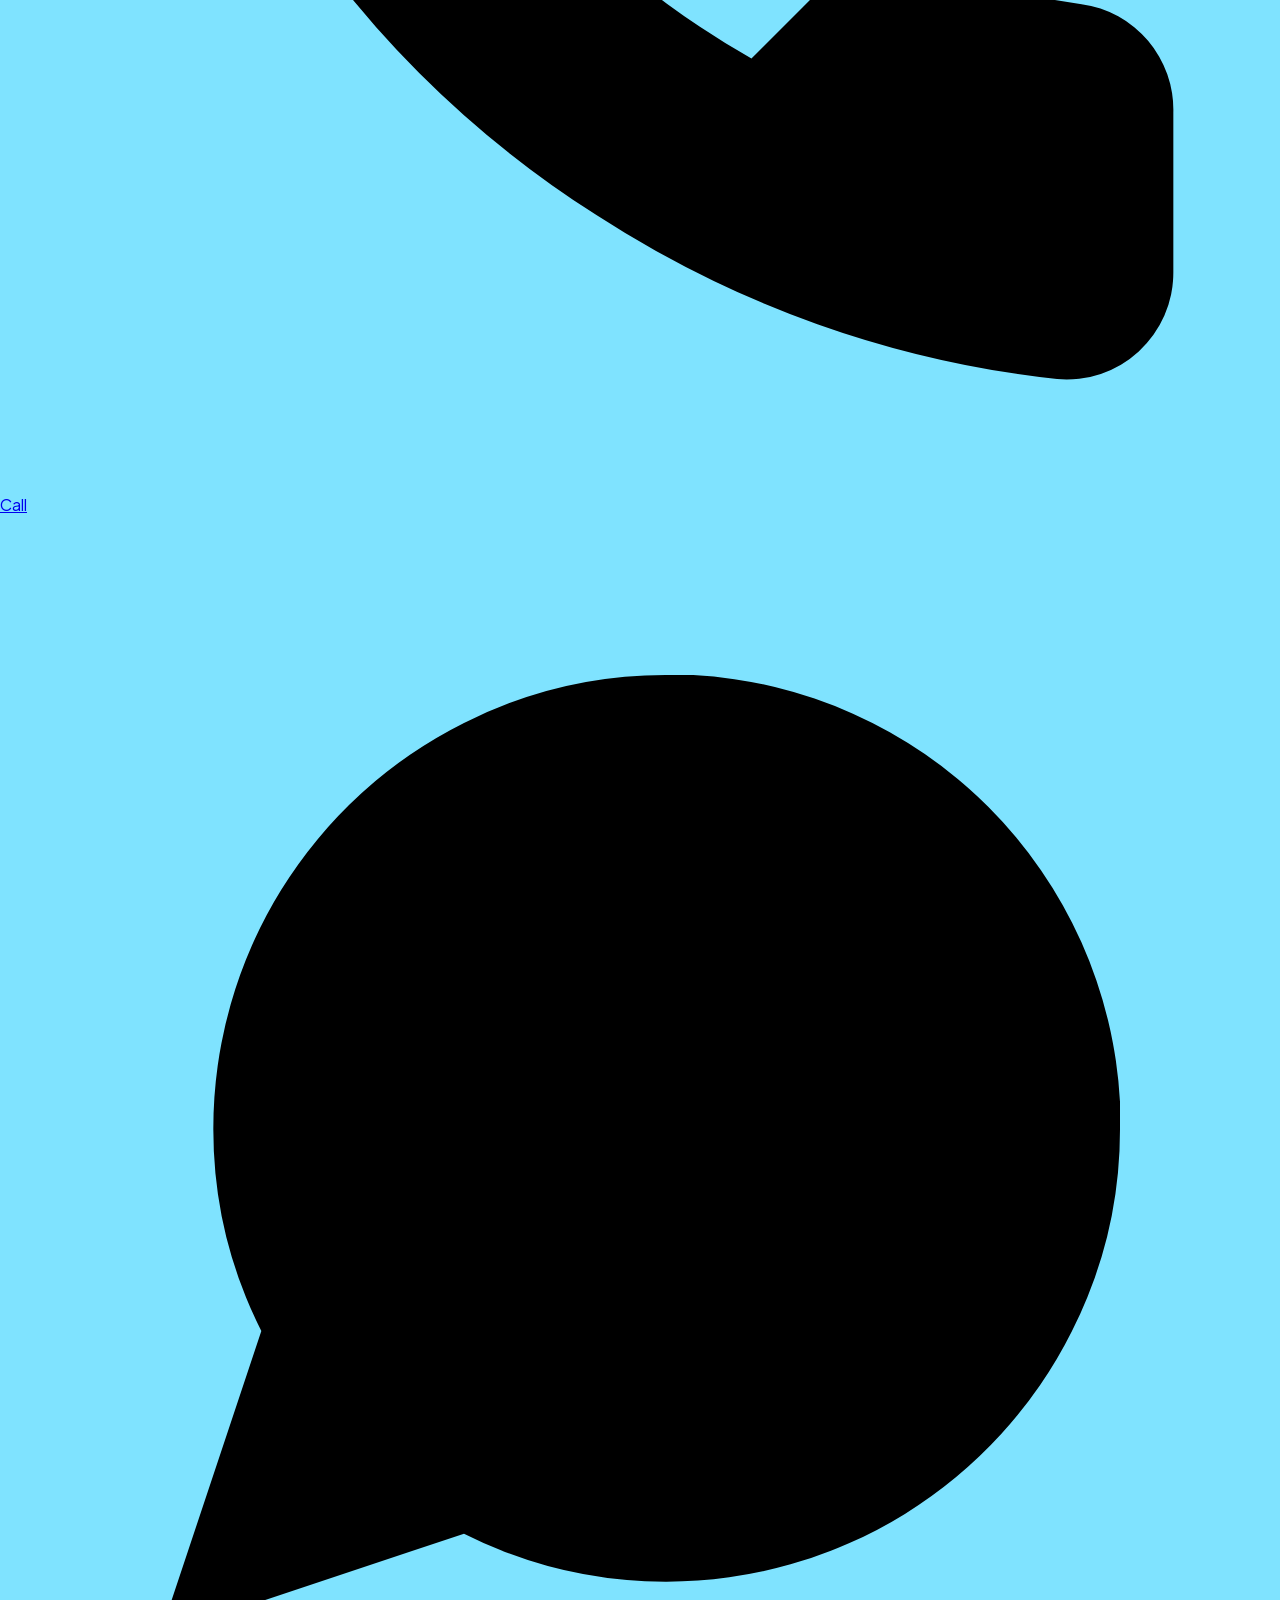
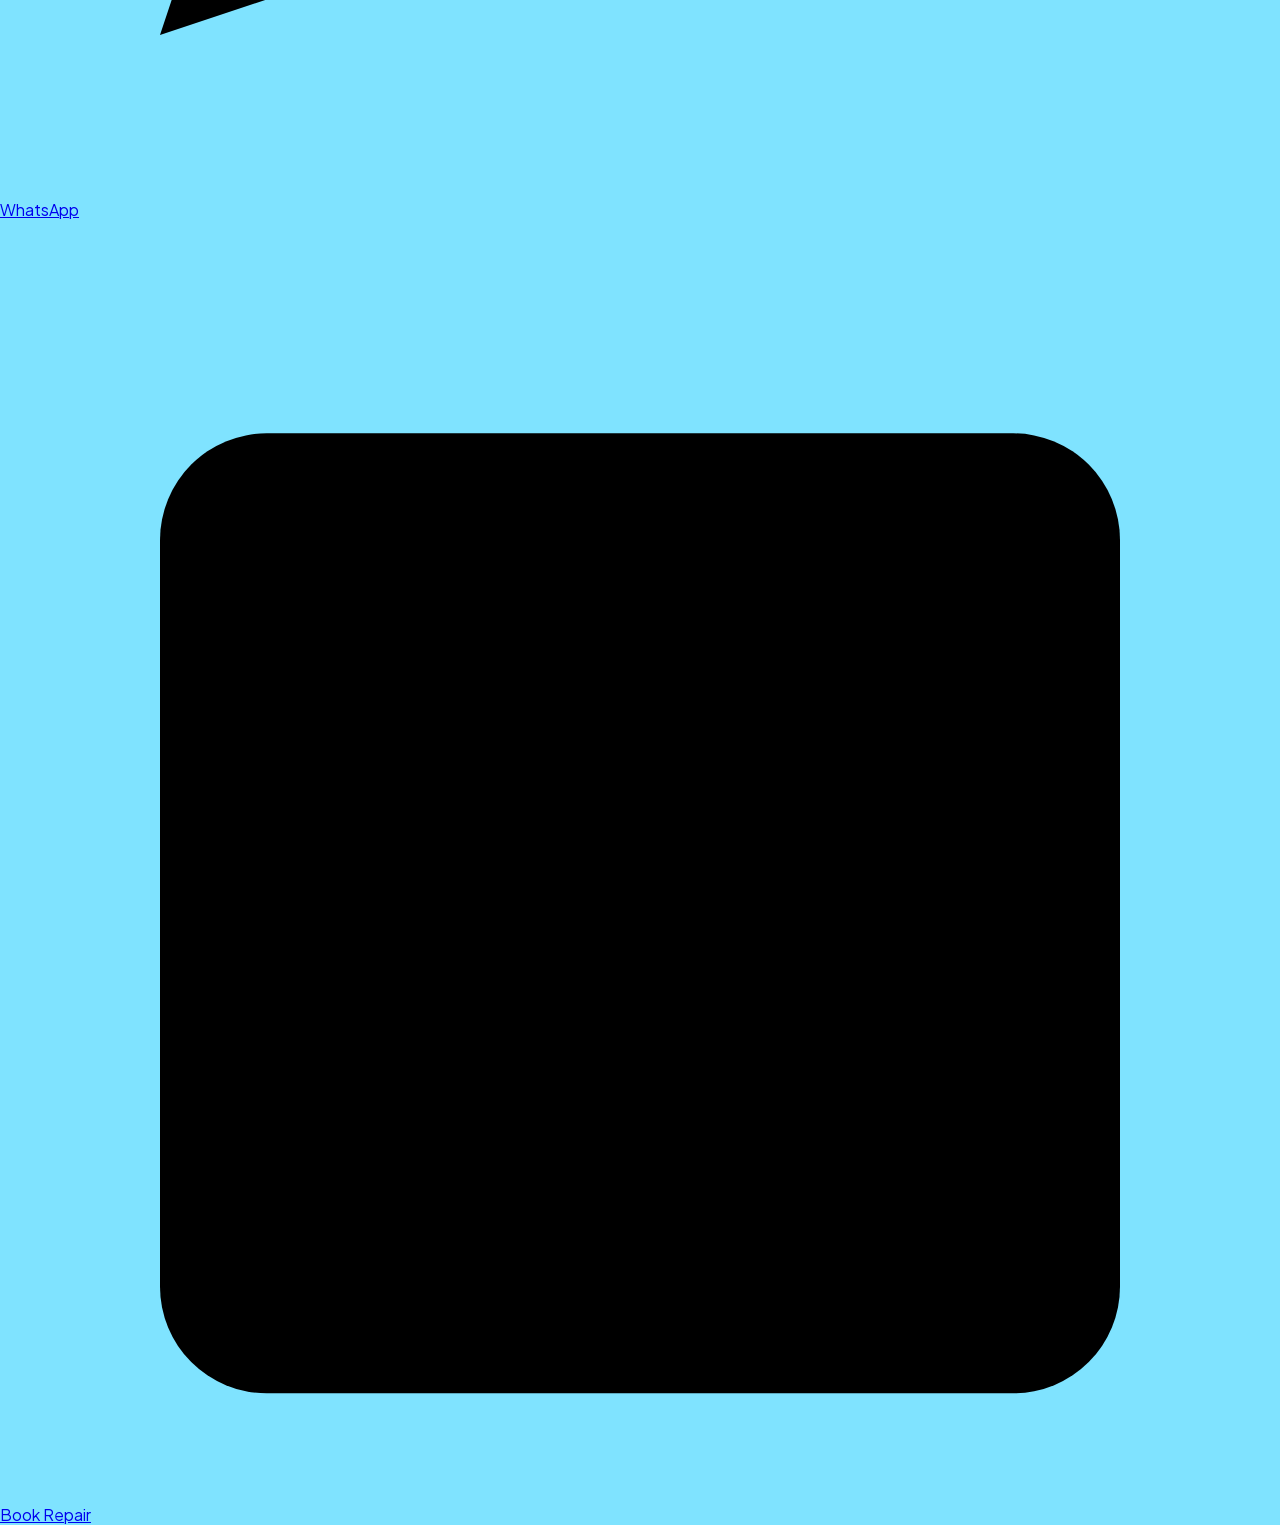
<file: services/iphone-repair.html>
<!DOCTYPE html>
<html lang="en">
<head>
  <meta charset="UTF-8">
  <meta name="viewport" content="width=device-width, initial-scale=1.0">
  <title>iPhone & Android Repair in Cebu | Cebu Tech Masters</title>
  <meta name="description" content="Expert iPhone and Android screen replacement, OEM battery service, camera repairs in Cebu. Completed in 30-45 minutes with a 90-day warranty.">
  <link rel="canonical" href="https://bot-va-test.pages.dev/services/iphone-repair.html">

  <meta property="og:type" content="article">
  <meta property="og:title" content="iPhone & Android Screen and Battery Repair in Cebu">
  <meta property="og:description" content="Fast 30-45 minute turnaround on iPhone & Android repairs in Cebu. OEM components with guaranteed warranty.">
  <meta property="og:image" content="https://agency-content-router.alfiezafra.workers.dev/cebu-tech-masters/assets/mobile-thumb.webp">

  <!-- Service Structured Schema -->
  <script type="application/ld+json">
  {
    "@context": "https://schema.org",
    "@type": "Service",
    "serviceType": "Smartphone Repair",
    "provider": {
      "@type": "LocalBusiness",
      "name": "Cebu Tech Masters",
      "telephone": "+63 2 9999 8888",
      "address": {
        "@type": "PostalAddress",
        "streetAddress": "452 Taft Avenue, Ermita",
        "addressLocality": "Cebu City",
        "addressRegion": "Cebu",
        "postalCode": "6000",
        "addressCountry": "PH"
      }
    },
    "areaServed": {
      "@type": "City",
      "name": "Cebu City"
    },
    "offers": {
      "@type": "Offer",
      "price": "1200",
      "priceCurrency": "PHP"
    }
  }
  </script>

  <link rel="stylesheet" href="../style.css">
</head>
<body>

  <!-- Site Navigation -->
  <header class="site-header" id="site-header">
    <div class="container nav-container">
      <a href="../index.html" class="brand-logo hover-spin">
        <svg class="icon icon-sm" viewBox="0 0 24 24"><polygon points="13 2 3 14 12 14 11 22 21 10 12 10 13 2"></polygon></svg>
        <span class="brand-name">Cebu Tech Masters</span>
      </a>
      <ul class="nav-links">
        <li><a href="../index.html#services" class="nav-anim-center">Services</a></li>
        <li><a href="../index.html#why-us" class="nav-anim-slide">Why Us</a></li>
        <li><a href="../index.html#quote" class="nav-anim-pill">Get Estimate</a></li>
        <li><a href="../index.html#faq" class="nav-anim-lift">FAQ</a></li>
        <li><a href="../index.html#contact" class="nav-anim-dot">Contact</a></li>
      </ul>
      <a href="../index.html#quote-modal" class="btn btn-primary" id="nav-cta">Book a Repair</a>
    </div>
  </header>

  <main>
    <section class="hero-section" style="padding: 60px 0 40px;">
      <div class="container">
        <span class="badge hover-bounce">
          <svg class="icon icon-sm" viewBox="0 0 24 24"><polygon points="13 2 3 14 12 14 11 22 21 10 12 10 13 2"></polygon></svg>
          <span>Under 45-Minute Turnaround</span>
        </span>
        <h1 class="hero-headline">iPhone & Android Repair in Cebu</h1>
        <p class="hero-subheadline">
          Original-grade OLED screens, genuine battery replacements, and board-level repairs backed by a 90-day warranty.
        </p>
        <div class="hero-ctas">
          <a href="../index.html#quote" class="btn btn-primary">Request Free Diagnostic Quote</a>
          <a href="tel:+63299998888" class="btn btn-outline">Call Store: +63 2 9999 8888</a>
        </div>

        <div class="hero-image-wrap" style="max-width: 720px; margin: 30px auto 40px;">
          <img src="../assets/mobile-thumb.webp" alt="iPhone and Android repair workbench" width="1000" height="666" loading="eager" fetchpriority="high">
        </div>
      </div>
    </section>

    <section class="section" style="background: var(--bg-surface);">
      <div class="container" style="max-width: 860px;">
        <h2 class="section-title" style="text-align: left; margin-bottom: 24px;">Common Smartphone Issues We Resolve Daily</h2>
        <div style="display: grid; grid-template-columns: repeat(auto-fit, minmax(240px, 1fr)); gap: 20px;">
          <div class="card hover-lift" style="background: var(--bg-page); padding: 24px; border: 1px solid var(--border-color); border-radius: var(--radius-md);">
            <h3 style="color: var(--primary); margin-bottom: 8px;">Cracked Screen / Digitizer</h3>
            <p style="color: var(--text-muted); font-size: 0.95rem;">Same-day OLED/LCD glass replacement. Restores 100% touch sensitivity and True Tone functionality in 35 mins.</p>
          </div>
          <div class="card hover-lift" style="background: var(--bg-page); padding: 24px; border: 1px solid var(--border-color); border-radius: var(--radius-md);">
            <h3 style="color: var(--primary); margin-bottom: 8px;">Draining / Swollen Battery</h3>
            <p style="color: var(--text-muted); font-size: 0.95rem;">High-capacity OEM battery cells. Eliminates sudden battery shutdowns, overheating, and slow charging.</p>
          </div>
          <div class="card hover-lift" style="background: var(--bg-page); padding: 24px; border: 1px solid var(--border-color); border-radius: var(--radius-md);">
            <h3 style="color: var(--primary); margin-bottom: 8px;">Liquid & Water Damage</h3>
            <p style="color: var(--text-muted); font-size: 0.95rem;">Ultrasonic chemical cleaning, logic board corrosion treatment, and emergency data retention.</p>
          </div>
        </div>

        <div style="text-align: center; margin-top: 48px;">
          <a href="../index.html#quote" class="btn btn-primary" style="padding: 14px 28px; font-size: 1.05rem;">Get Instant Price Quote for Your Phone</a>
        </div>
      </div>
    </section>
  </main>

  <footer class="site-footer">
    <div class="container">
      <p>© 2026 Cebu Tech Masters. All rights reserved.</p>
      <p><a href="../index.html" style="color: var(--primary); text-decoration: none;">← Return to Main Homepage</a></p>
    </div>
  </footer>

  <!-- Mobile Sticky Action Bar -->
  <nav class="mobile-action-bar" aria-label="Mobile Quick Actions">
    <a href="tel:+63299998888" class="mobile-action-item">
      <svg class="icon icon-sm" viewBox="0 0 24 24"><path d="M22 16.92v3a2 2 0 0 1-2.18 2 19.79 19.79 0 0 1-8.63-3.07 19.5 19.5 0 0 1-6-6 19.79 19.79 0 0 1-3.07-8.67A2 2 0 0 1 4.11 2h3a2 2 0 0 1 2 1.72 12.84 12.84 0 0 0 .7 2.81 2 2 0 0 1-.45 2.11L8.09 9.91a16 16 0 0 0 6 6l1.27-1.27a2 2 0 0 1 2.11-.45 12.84 12.84 0 0 0 2.81.7A2 2 0 0 1 22 16.92z"></path></svg>
      <span>Call</span>
    </a>
    <a href="https://wa.me/639170000000" target="_blank" rel="noopener noreferrer" class="mobile-action-item">
      <svg class="icon icon-sm" viewBox="0 0 24 24"><path d="M21 11.5a8.38 8.38 0 0 1-.9 3.8 8.5 8.5 0 0 1-7.6 4.7 8.38 8.38 0 0 1-3.8-.9L3 21l1.9-5.7a8.38 8.38 0 0 1-.9-3.8 8.5 8.5 0 0 1 4.7-7.6 8.38 8.38 0 0 1 3.8-.9h.5a8.48 8.48 0 0 1 8 8v.5z"></path></svg>
      <span>WhatsApp</span>
    </a>
    <a href="../index.html#quote" class="mobile-action-item primary-action">
      <svg class="icon icon-sm" viewBox="0 0 24 24"><rect width="18" height="18" x="3" y="4" rx="2" ry="2"></rect><line x1="16" x2="16" y1="2" y2="6"></line><line x1="8" x2="8" y1="2" y2="6"></line><line x1="3" x2="21" y1="10" y2="10"></line></svg>
      <span>Book Repair</span>
    </a>
  </nav>

</body>
</html>
</file>
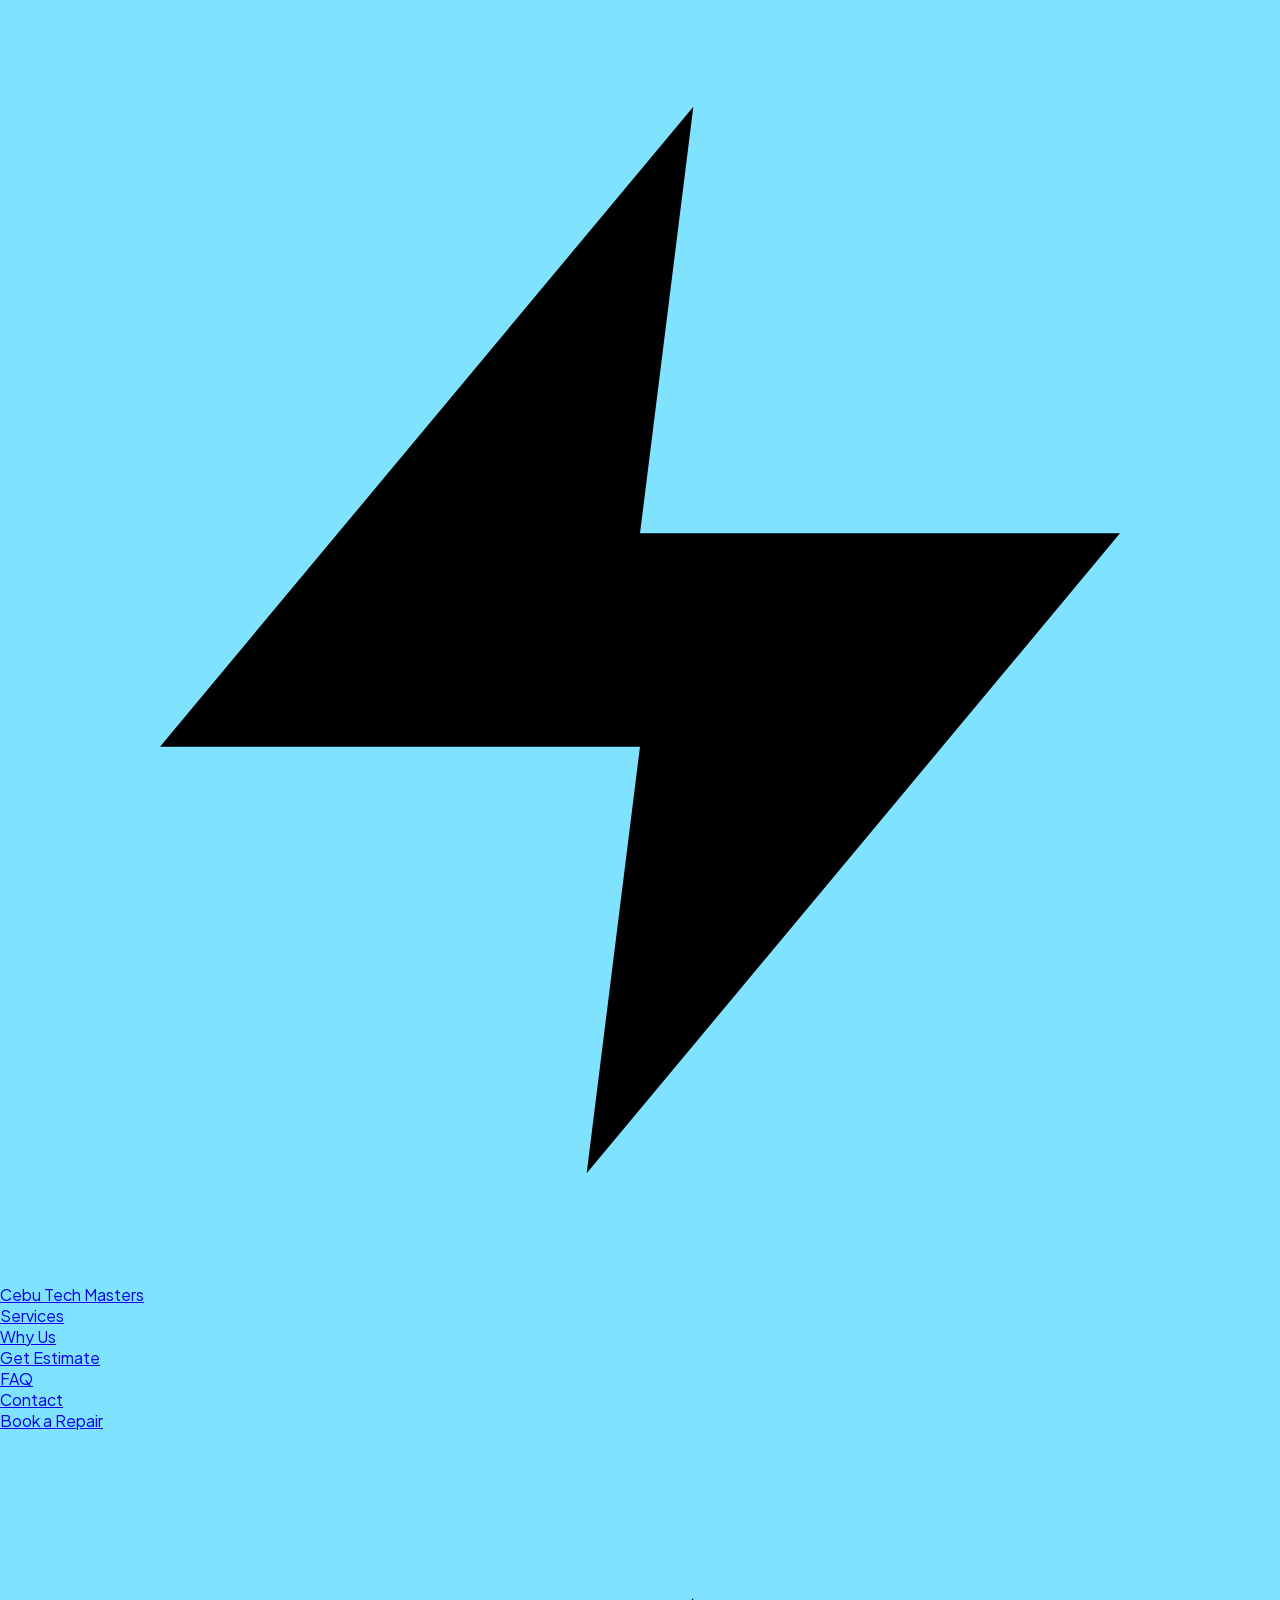
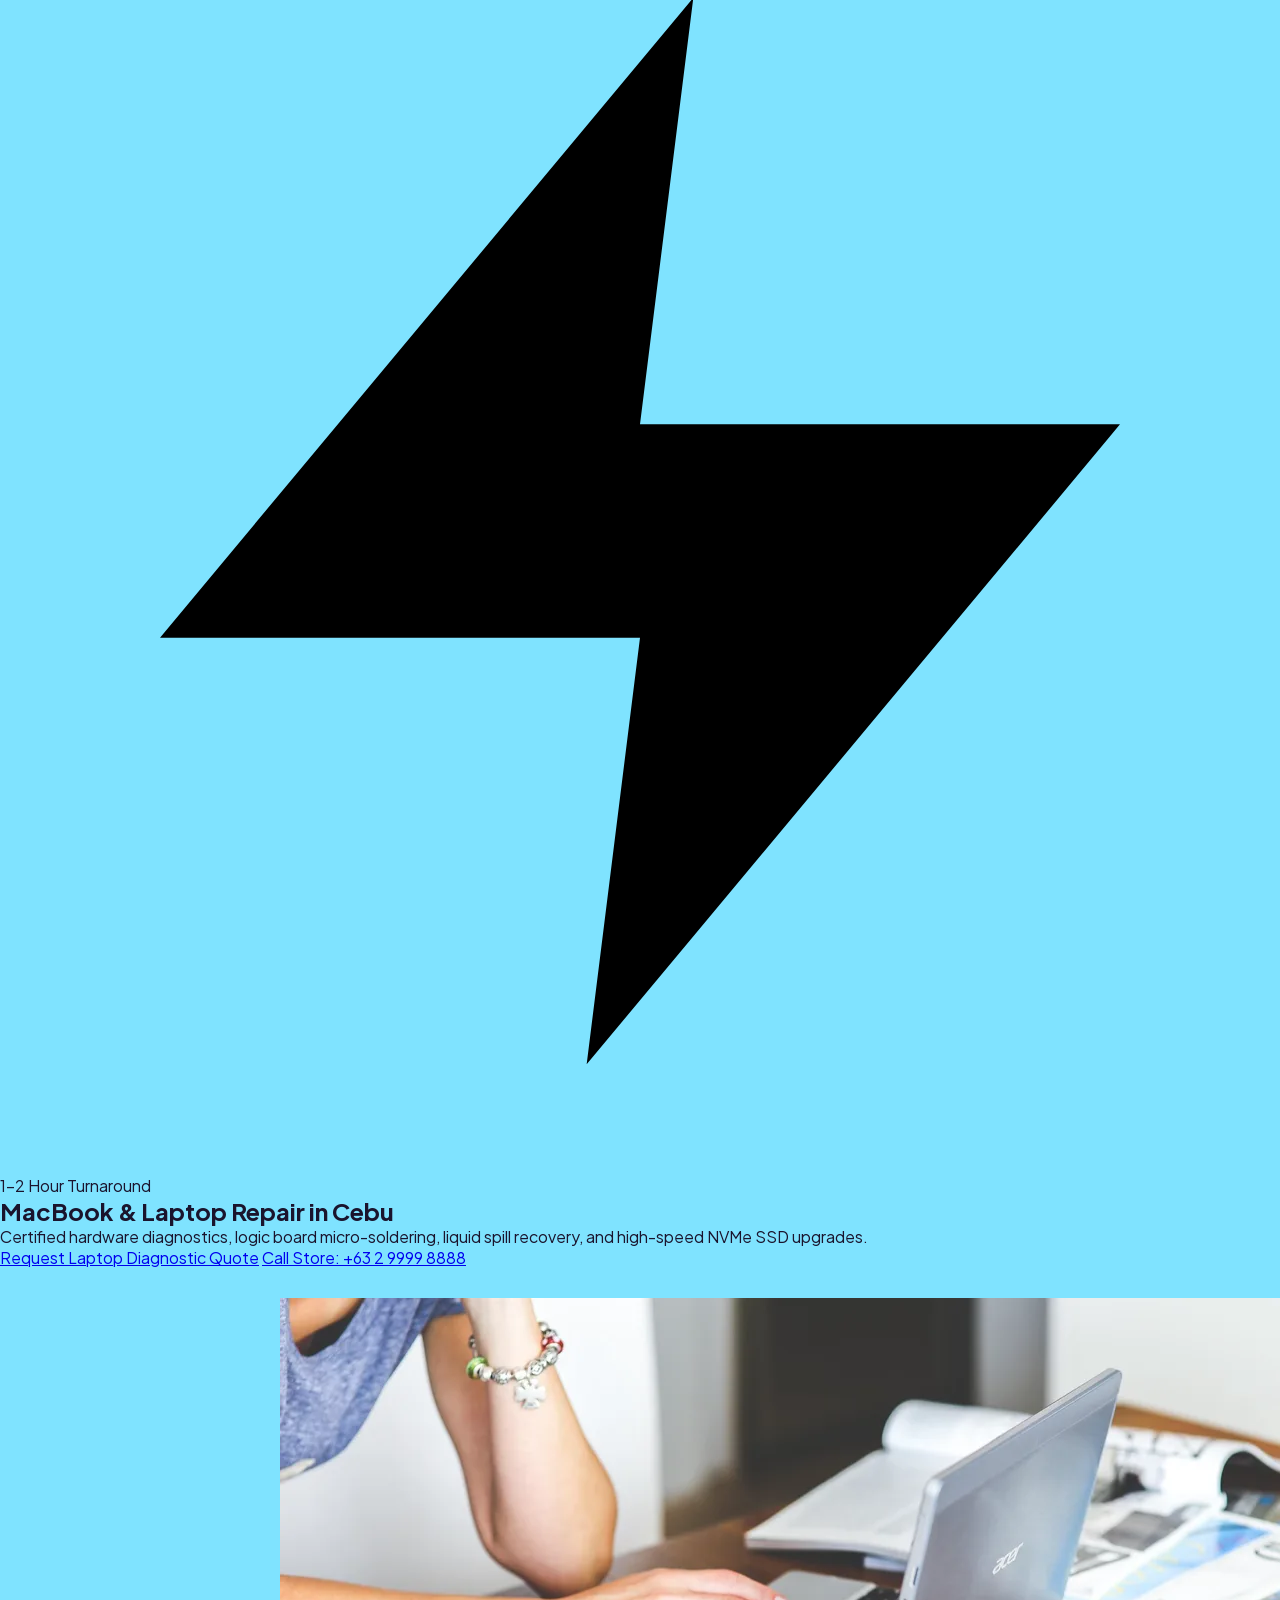
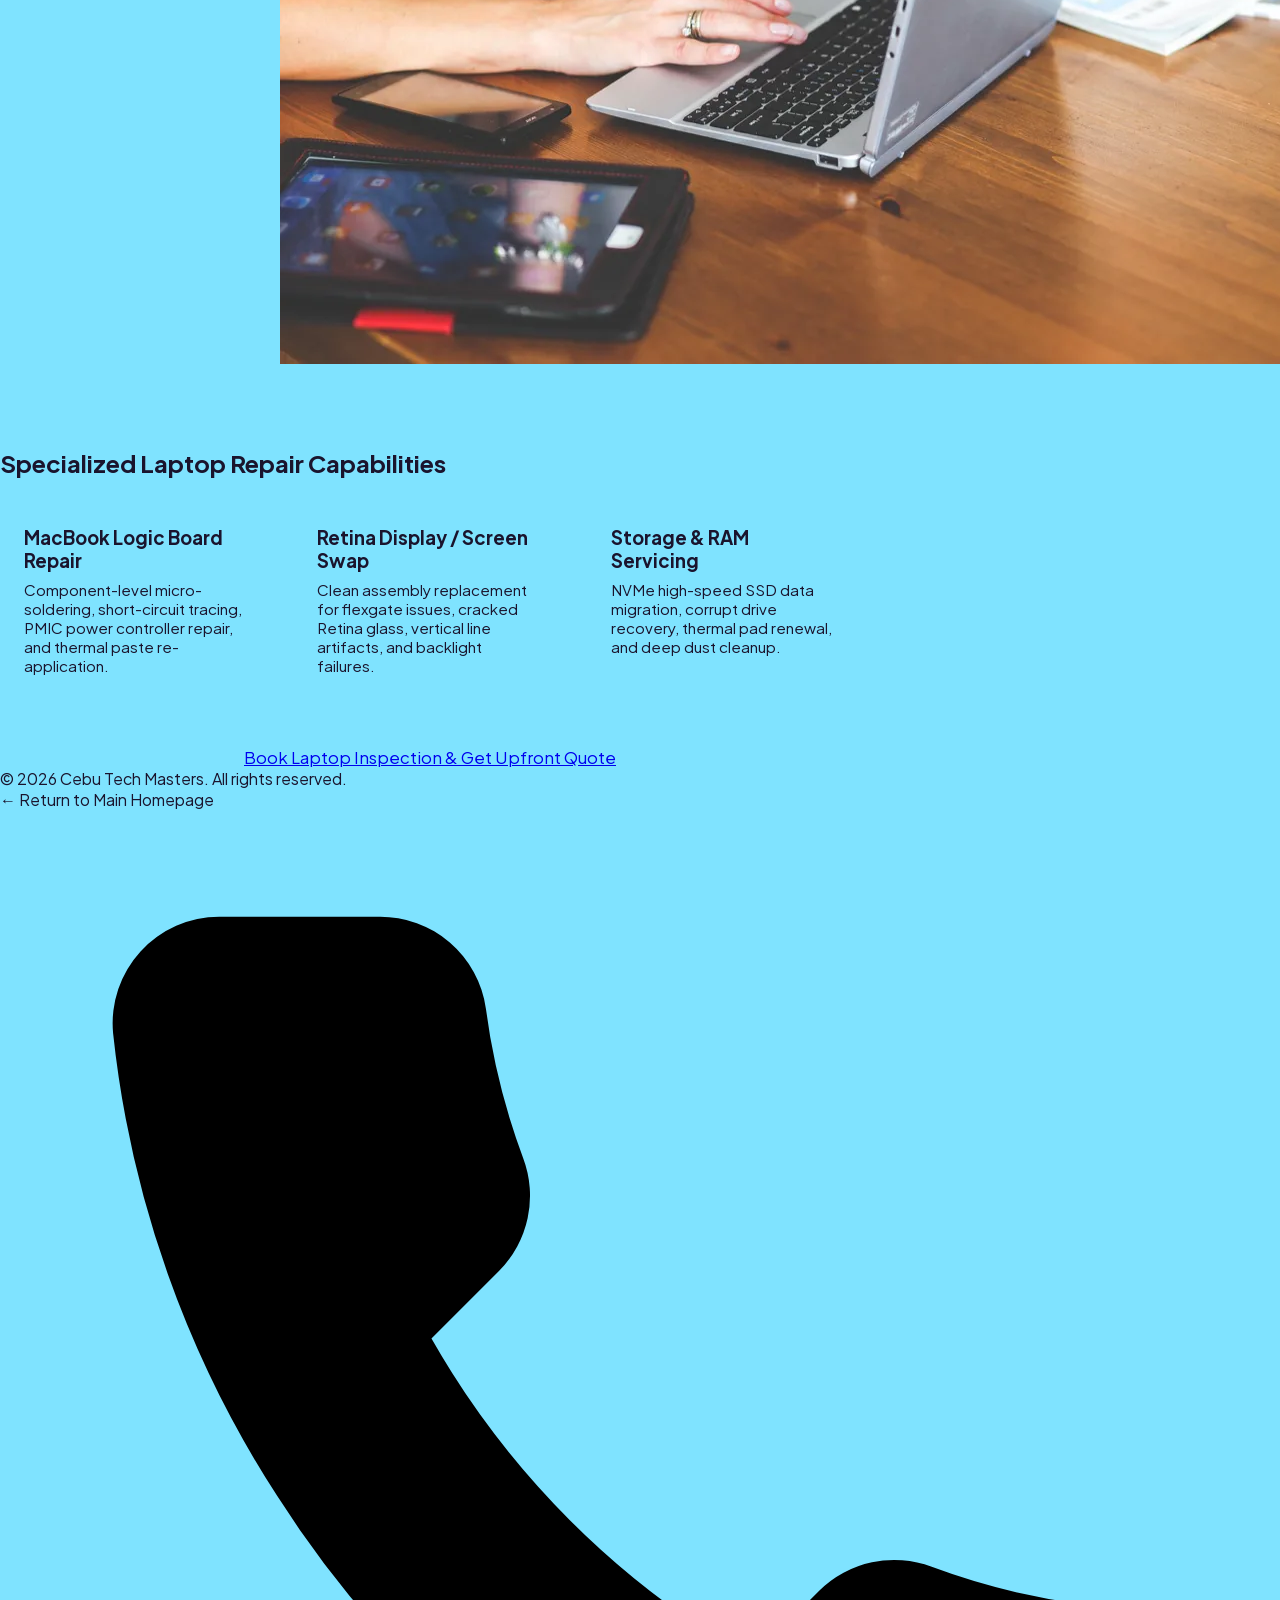
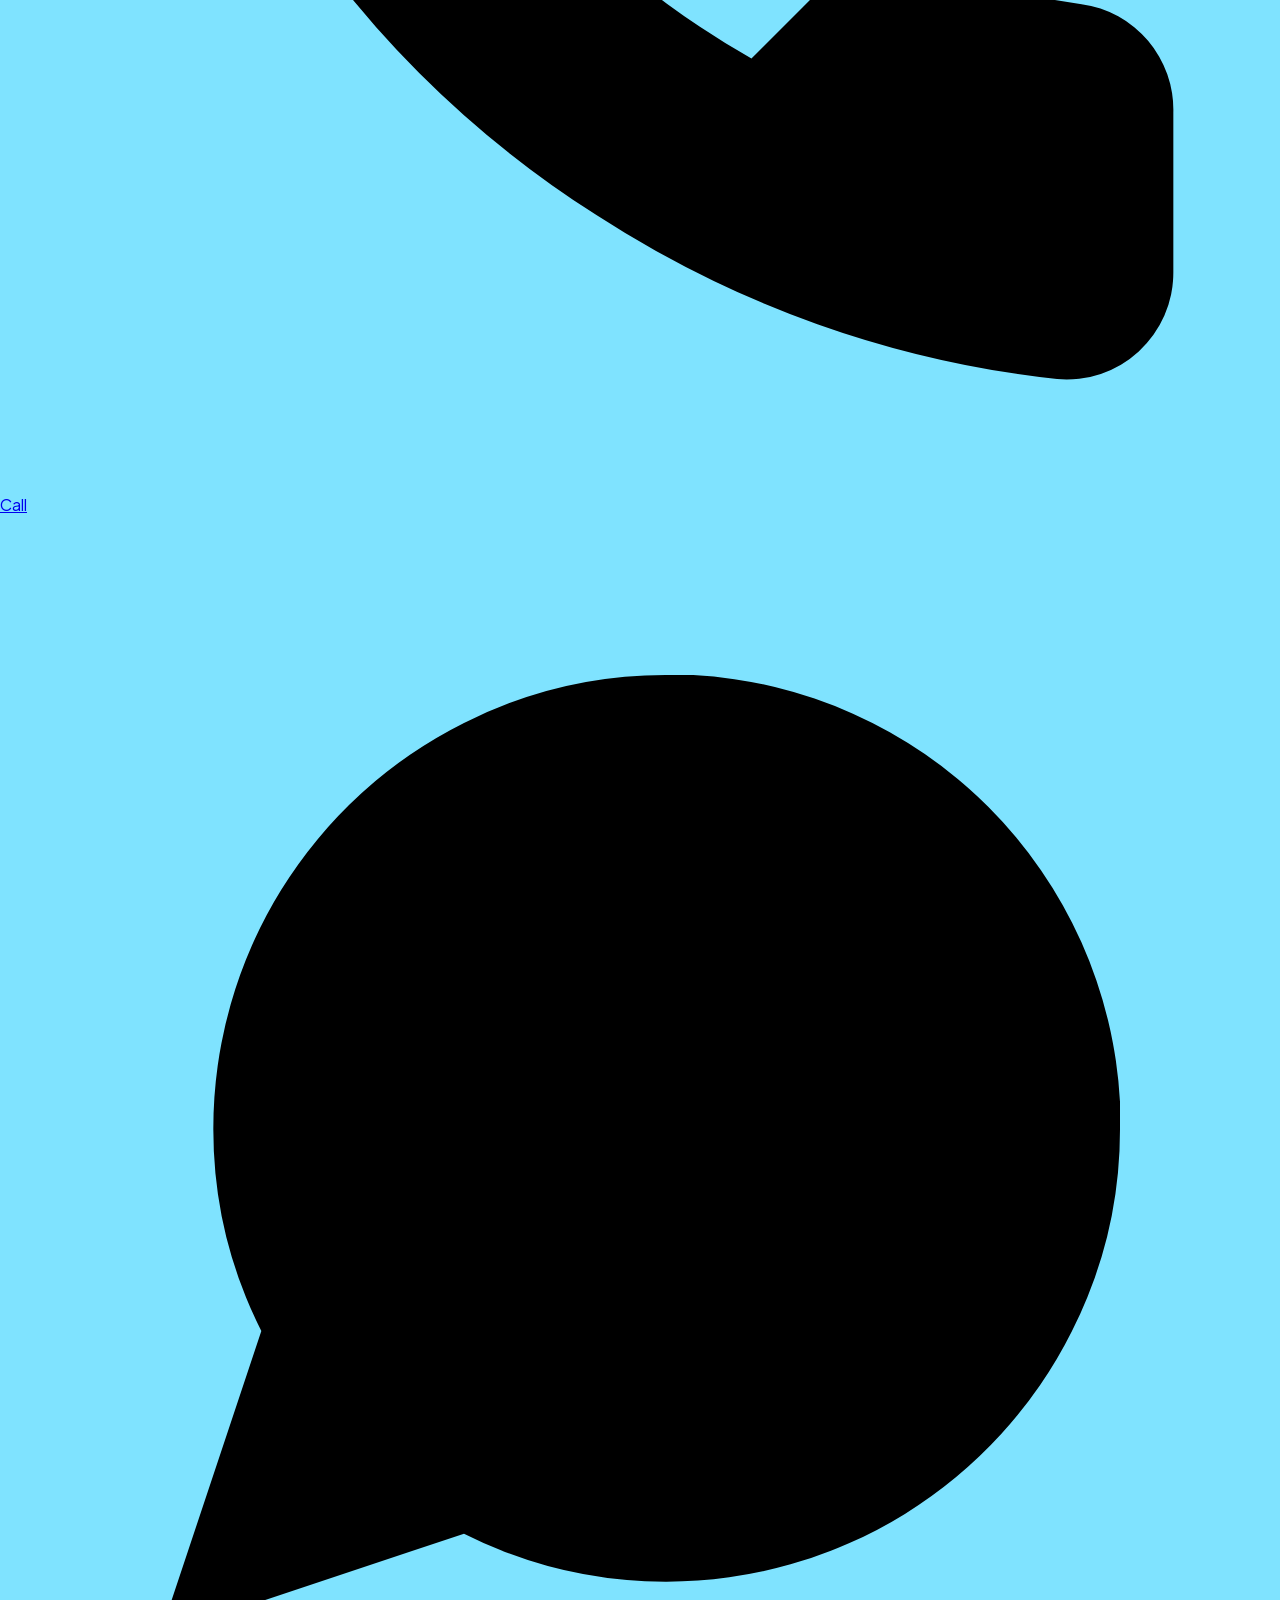
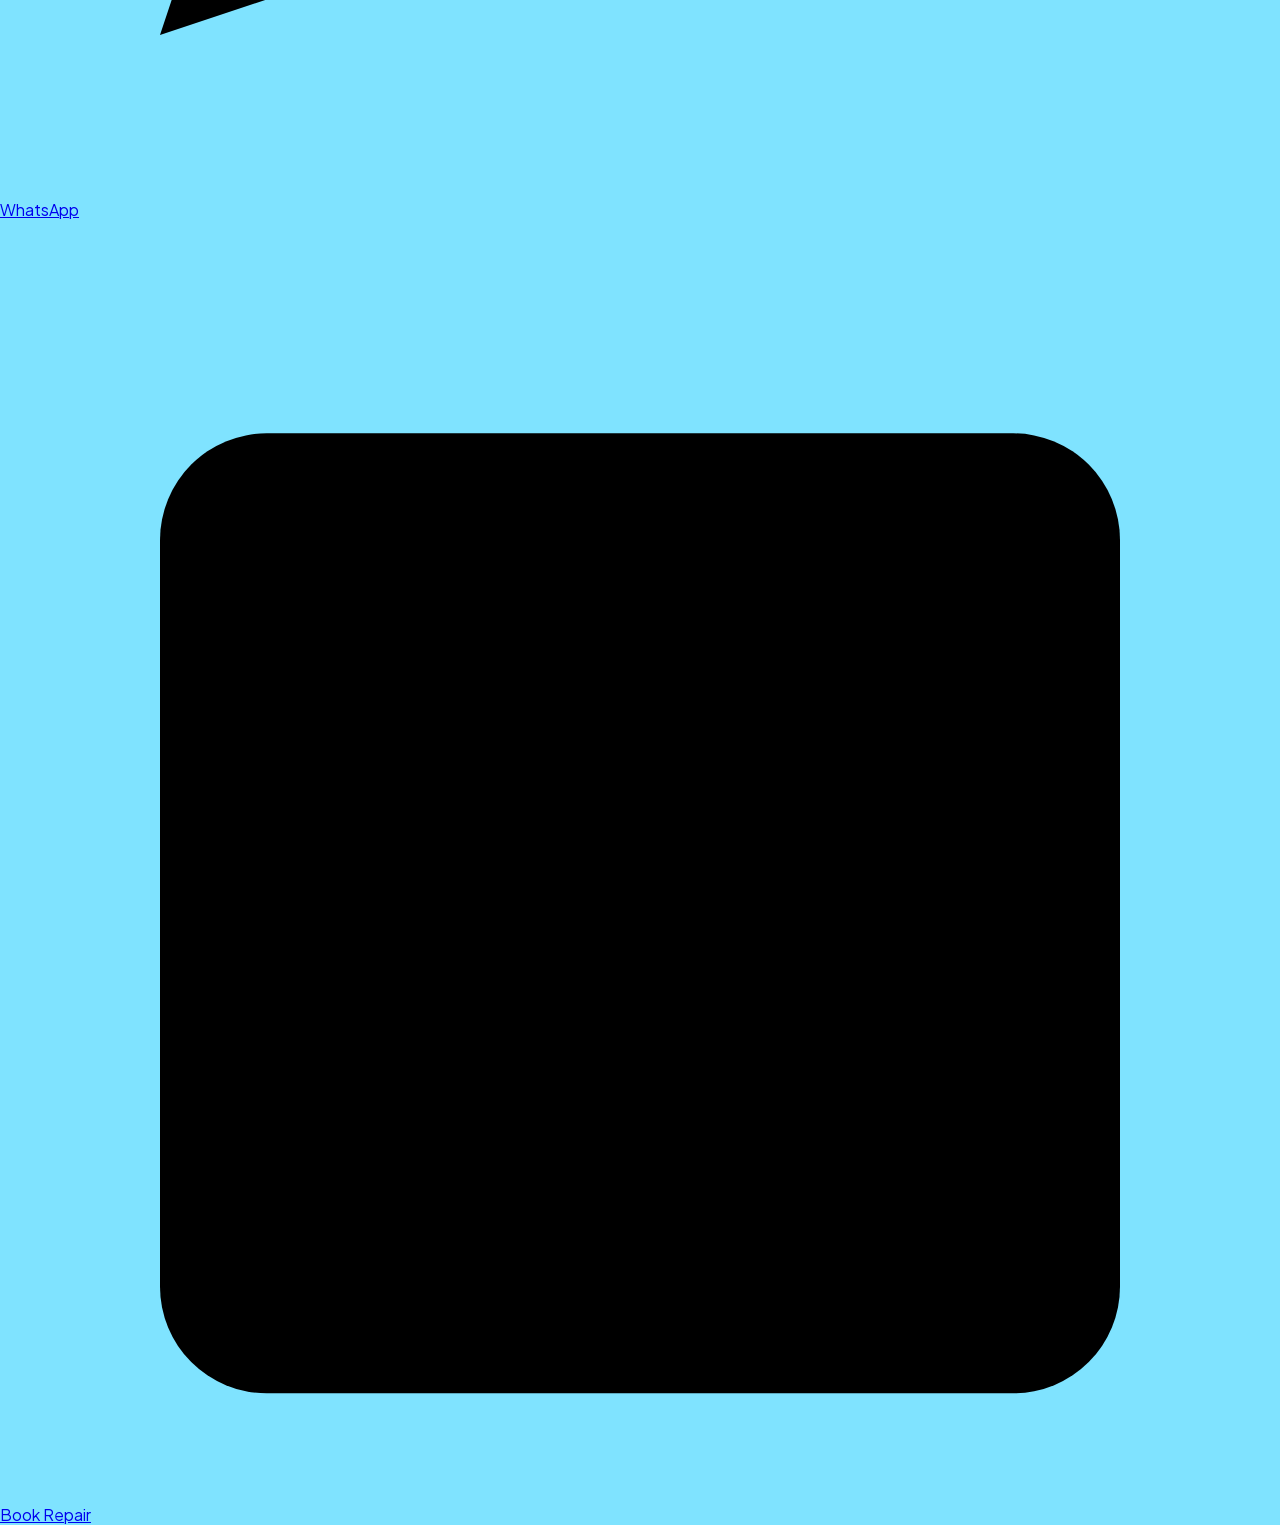
<file: services/macbook-repair.html>
<!DOCTYPE html>
<html lang="en">
<head>
  <meta charset="UTF-8">
  <meta name="viewport" content="width=device-width, initial-scale=1.0">
  <title>MacBook & Laptop Repair in Cebu | Cebu Tech Masters</title>
  <meta name="description" content="Certified MacBook and Windows laptop repair in Cebu. Logic board diagnostics, thermal servicing, SSD upgrades, and battery replacements. 90-day warranty.">
  <link rel="canonical" href="https://bot-va-test.pages.dev/services/macbook-repair.html">

  <meta property="og:type" content="article">
  <meta property="og:title" content="MacBook & Laptop Hardware Diagnostics and Repair in Cebu">
  <meta property="og:description" content="Expert Apple Mac & PC repair in Cebu. Logic board soldering, keyboard replacement, screen fixes with warranty.">
  <meta property="og:image" content="https://agency-content-router.alfiezafra.workers.dev/cebu-tech-masters/assets/diagnostics-thumb.webp">

  <!-- Service Structured Schema -->
  <script type="application/ld+json">
  {
    "@context": "https://schema.org",
    "@type": "Service",
    "serviceType": "Computer Repair",
    "provider": {
      "@type": "LocalBusiness",
      "name": "Cebu Tech Masters",
      "telephone": "+63 2 9999 8888",
      "address": {
        "@type": "PostalAddress",
        "streetAddress": "452 Taft Avenue, Ermita",
        "addressLocality": "Cebu City",
        "addressRegion": "Cebu",
        "postalCode": "6000",
        "addressCountry": "PH"
      }
    },
    "areaServed": {
      "@type": "City",
      "name": "Cebu City"
    },
    "offers": {
      "@type": "Offer",
      "price": "2500",
      "priceCurrency": "PHP"
    }
  }
  </script>

  <link rel="stylesheet" href="../style.css">
</head>
<body>

  <!-- Site Navigation -->
  <header class="site-header" id="site-header">
    <div class="container nav-container">
      <a href="../index.html" class="brand-logo hover-spin">
        <svg class="icon icon-sm" viewBox="0 0 24 24"><polygon points="13 2 3 14 12 14 11 22 21 10 12 10 13 2"></polygon></svg>
        <span class="brand-name">Cebu Tech Masters</span>
      </a>
      <ul class="nav-links">
        <li><a href="../index.html#services" class="nav-anim-center">Services</a></li>
        <li><a href="../index.html#why-us" class="nav-anim-slide">Why Us</a></li>
        <li><a href="../index.html#quote" class="nav-anim-pill">Get Estimate</a></li>
        <li><a href="../index.html#faq" class="nav-anim-lift">FAQ</a></li>
        <li><a href="../index.html#contact" class="nav-anim-dot">Contact</a></li>
      </ul>
      <a href="../index.html#quote-modal" class="btn btn-primary" id="nav-cta">Book a Repair</a>
    </div>
  </header>

  <main>
    <section class="hero-section" style="padding: 60px 0 40px;">
      <div class="container">
        <span class="badge hover-bounce">
          <svg class="icon icon-sm" viewBox="0 0 24 24"><polygon points="13 2 3 14 12 14 11 22 21 10 12 10 13 2"></polygon></svg>
          <span>1-2 Hour Turnaround</span>
        </span>
        <h1 class="hero-headline">MacBook & Laptop Repair in Cebu</h1>
        <p class="hero-subheadline">
          Certified hardware diagnostics, logic board micro-soldering, liquid spill recovery, and high-speed NVMe SSD upgrades.
        </p>
        <div class="hero-ctas">
          <a href="../index.html#quote" class="btn btn-primary">Request Laptop Diagnostic Quote</a>
          <a href="tel:+63299998888" class="btn btn-outline">Call Store: +63 2 9999 8888</a>
        </div>

        <div class="hero-image-wrap" style="max-width: 720px; margin: 30px auto 40px;">
          <img src="../assets/diagnostics-thumb.webp" alt="MacBook diagnostic workstation" width="1000" height="666" loading="eager" fetchpriority="high">
        </div>
      </div>
    </section>

    <section class="section" style="background: var(--bg-surface);">
      <div class="container" style="max-width: 860px;">
        <h2 class="section-title" style="text-align: left; margin-bottom: 24px;">Specialized Laptop Repair Capabilities</h2>
        <div style="display: grid; grid-template-columns: repeat(auto-fit, minmax(240px, 1fr)); gap: 20px;">
          <div class="card hover-lift" style="background: var(--bg-page); padding: 24px; border: 1px solid var(--border-color); border-radius: var(--radius-md);">
            <h3 style="color: var(--primary); margin-bottom: 8px;">MacBook Logic Board Repair</h3>
            <p style="color: var(--text-muted); font-size: 0.95rem;">Component-level micro-soldering, short-circuit tracing, PMIC power controller repair, and thermal paste re-application.</p>
          </div>
          <div class="card hover-lift" style="background: var(--bg-page); padding: 24px; border: 1px solid var(--border-color); border-radius: var(--radius-md);">
            <h3 style="color: var(--primary); margin-bottom: 8px;">Retina Display / Screen Swap</h3>
            <p style="color: var(--text-muted); font-size: 0.95rem;">Clean assembly replacement for flexgate issues, cracked Retina glass, vertical line artifacts, and backlight failures.</p>
          </div>
          <div class="card hover-lift" style="background: var(--bg-page); padding: 24px; border: 1px solid var(--border-color); border-radius: var(--radius-md);">
            <h3 style="color: var(--primary); margin-bottom: 8px;">Storage & RAM Servicing</h3>
            <p style="color: var(--text-muted); font-size: 0.95rem;">NVMe high-speed SSD data migration, corrupt drive recovery, thermal pad renewal, and deep dust cleanup.</p>
          </div>
        </div>

        <div style="text-align: center; margin-top: 48px;">
          <a href="../index.html#quote" class="btn btn-primary" style="padding: 14px 28px; font-size: 1.05rem;">Book Laptop Inspection & Get Upfront Quote</a>
        </div>
      </div>
    </section>
  </main>

  <footer class="site-footer">
    <div class="container">
      <p>© 2026 Cebu Tech Masters. All rights reserved.</p>
      <p><a href="../index.html" style="color: var(--primary); text-decoration: none;">← Return to Main Homepage</a></p>
    </div>
  </footer>

  <!-- Mobile Sticky Action Bar -->
  <nav class="mobile-action-bar" aria-label="Mobile Quick Actions">
    <a href="tel:+63299998888" class="mobile-action-item">
      <svg class="icon icon-sm" viewBox="0 0 24 24"><path d="M22 16.92v3a2 2 0 0 1-2.18 2 19.79 19.79 0 0 1-8.63-3.07 19.5 19.5 0 0 1-6-6 19.79 19.79 0 0 1-3.07-8.67A2 2 0 0 1 4.11 2h3a2 2 0 0 1 2 1.72 12.84 12.84 0 0 0 .7 2.81 2 2 0 0 1-.45 2.11L8.09 9.91a16 16 0 0 0 6 6l1.27-1.27a2 2 0 0 1 2.11-.45 12.84 12.84 0 0 0 2.81.7A2 2 0 0 1 22 16.92z"></path></svg>
      <span>Call</span>
    </a>
    <a href="https://wa.me/639170000000" target="_blank" rel="noopener noreferrer" class="mobile-action-item">
      <svg class="icon icon-sm" viewBox="0 0 24 24"><path d="M21 11.5a8.38 8.38 0 0 1-.9 3.8 8.5 8.5 0 0 1-7.6 4.7 8.38 8.38 0 0 1-3.8-.9L3 21l1.9-5.7a8.38 8.38 0 0 1-.9-3.8 8.5 8.5 0 0 1 4.7-7.6 8.38 8.38 0 0 1 3.8-.9h.5a8.48 8.48 0 0 1 8 8v.5z"></path></svg>
      <span>WhatsApp</span>
    </a>
    <a href="../index.html#quote" class="mobile-action-item primary-action">
      <svg class="icon icon-sm" viewBox="0 0 24 24"><rect width="18" height="18" x="3" y="4" rx="2" ry="2"></rect><line x1="16" x2="16" y1="2" y2="6"></line><line x1="8" x2="8" y1="2" y2="6"></line><line x1="3" x2="21" y1="10" y2="10"></line></svg>
      <span>Book Repair</span>
    </a>
  </nav>

</body>
</html>
</file>
<file: style.css>
/* ==============================================================================
   WOBBLY ISLAND · KINETIC HORIZONTAL STORYBOOK ENGINE
   Self-Hosted Dual-Font System + Zero-Swap Calibrated Metric Fallbacks
   ============================================================================== */
@font-face {
  font-family: 'Fredoka';
  src: url('assets/fonts/fredoka.woff2') format('woff2');
  font-weight: 400 700;
  font-style: normal;
  font-display: block;
}

@font-face {
  font-family: 'Fredoka-Fallback';
  src: local('Arial Rounded MT Bold'), local('Arial Bold'), local('Arial');
  font-weight: 700;
  size-adjust: 103.5%;
  ascent-override: 98%;
  descent-override: 24%;
  line-gap-override: 0%;
}

@font-face {
  font-family: 'Plus Jakarta Sans';
  src: url('assets/fonts/plus-jakarta-sans.woff2') format('woff2');
  font-weight: 400 800;
  font-style: normal;
  font-display: block;
}

@font-face {
  font-family: 'PlusJakarta-Fallback';
  src: local('Arial');
  font-weight: 400;
  size-adjust: 105.41%;
  ascent-override: 97.6%;
  descent-override: 24.9%;
  line-gap-override: 0%;
}

@font-face {
  font-family: 'PlusJakarta-Fallback';
  src: local('Arial Bold'), local('Arial');
  font-weight: 700;
  size-adjust: 101.07%;
  ascent-override: 101.8%;
  descent-override: 25.9%;
  line-gap-override: 0%;
}

/* ==============================================================================
   ⚡ BS ENGINE DESIGN TOKENS ("The Illusion of Fancy" — Saturday Toon Edition)
   ============================================================================== */
:root {
  /* Harmonic Triad + High-Saturation Cartoon Palette */
  --bs-primary: #FF542E;            /* Anchor 1: Papaya Tangerine Punch */
  --bs-accent-1: #FF542E;
  --bs-accent-2: #00D67F;           /* Anchor 2: Electric Mint Slime */
  --bs-accent-3: #7B3FE4;           /* Anchor 3: Grape Gummy Soda */

  /* Supporting Cartoon Pigments */
  --bs-sun: #FFD41F;                /* Banana Lemon Pop */
  --bs-bubblegum: #FF499E;          /* Pink Taffy */
  --bs-sky-top: #7FE3FF;            /* Tropical Sky Cyan */
  --bs-sky-mid: #CCF4FF;            /* Cloud Mist */
  --bs-sky-warm: #FFFDF2;           /* Vanilla Cream Horizon */
  --bs-sea-deep: #00A8E8;           /* Fizzy Lagoon */
  --bs-sea-foam: #4CE0B3;           /* Mint Wave */

  /* Mineral Ink (Never #000000 — Deep Blackberry Cartoon Line-Art) */
  --bs-text-main: #1A142D;
  --bs-text-muted: #4E4468;
  --bs-bg-page: #FFFDF2;
  --bs-bg-surface: #FFFFFF;

  /* Cartoon Line-Art Borders & Hard Offset Shadows */
  --bs-ink: #1A142D;
  --bs-stroke: 4px solid var(--bs-ink);
  --bs-stroke-thin: 3px solid var(--bs-ink);
  --bs-stroke-thick: 5px solid var(--bs-ink);

  --bs-shadow-sm: 4px 4px 0px var(--bs-ink);
  --bs-shadow-md: 8px 8px 0px var(--bs-ink);
  --bs-shadow-lg: 12px 12px 0px var(--bs-ink);
  --bs-shadow-xl: 16px 16px 0px var(--bs-ink);

  /* Dual-Font Pairing */
  --bs-font-display: 'Fredoka', 'Fredoka-Fallback', cursive, sans-serif;
  --bs-font-body: 'Plus Jakarta Sans', 'PlusJakarta-Fallback', -apple-system, sans-serif;

  /* Radii & Physics */
  --bs-radius-sm: 14px;
  --bs-radius-md: 24px;
  --bs-radius-lg: 36px;
  --bs-radius-pill: 9999px;

  --bs-ease-spring: cubic-bezier(0.34, 1.56, 0.64, 1);
  --bs-ease-squish: cubic-bezier(0.22, 1.4, 0.36, 1);
}

/* ==============================================================================
   BASE RESET & SCROLLBAR
   ============================================================================== */
*, *::before, *::after {
  box-sizing: border-box;
  margin: 0;
  padding: 0;
}

html {
  background-color: var(--bs-sky-top);
  color: var(--bs-text-main);
  font-family: var(--bs-font-body);
  -webkit-font-smoothing: antialiased;
  overflow-x: clip;
  scroll-behavior: smooth;
}

body {
  background: var(--bs-sky-top);
  color: var(--bs-text-main);
  overflow-x: clip;
  selection-background-color: var(--bs-sun);
}

/* ==============================================================================
   TOP FLOATING CARTOON HUD & PROGRESS MAP
   ============================================================================== */
.top-hud {
  position: fixed;
  top: 16px;
  left: 50%;
  transform: translateX(-50%);
  width: min(95vw, 1280px);
  z-index: 200;
  display: flex;
  align-items: center;
  justify-content: space-between;
  gap: 12px;
  background: #FFFFFF;
  border: var(--bs-stroke);
  border-radius: var(--bs-radius-pill);
  padding: 8px 14px 8px 18px;
  box-shadow: var(--bs-shadow-md);
}

.hud-brand {
  display: flex;
  align-items: center;
  gap: 10px;
  text-decoration: none;
  color: var(--bs-text-main);
  font-family: var(--bs-font-display);
  font-size: clamp(1.15rem, 2vw, 1.45rem);
  font-weight: 700;
  letter-spacing: -0.01em;
  flex-shrink: 0;
}

.brand-badge-icon {
  width: 40px;
  height: 40px;
  border-radius: 50%;
  background: var(--bs-sun);
  border: var(--bs-stroke-thin);
  box-shadow: 2px 2px 0 var(--bs-ink);
  display: inline-flex;
  align-items: center;
  justify-content: center;
  transition: transform 0.3s var(--bs-ease-spring);
}

.hud-brand:hover .brand-badge-icon {
  transform: rotate(-18deg) scale(1.15);
}

/* Interactive Mini-Map Progress Track */
.hud-map-nav {
  display: flex;
  align-items: center;
  gap: 6px;
  background: var(--bs-sky-warm);
  border: var(--bs-stroke-thin);
  border-radius: var(--bs-radius-pill);
  padding: 4px 6px;
  position: relative;
}

.map-waypoint {
  appearance: none;
  border: 2px solid transparent;
  background: transparent;
  color: var(--bs-text-main);
  font-family: var(--bs-font-display);
  font-size: 0.85rem;
  font-weight: 700;
  padding: 6px 14px;
  border-radius: var(--bs-radius-pill);
  cursor: pointer;
  display: inline-flex;
  align-items: center;
  gap: 6px;
  transition: all 0.25s var(--bs-ease-spring);
  white-space: nowrap;
}

.map-waypoint:hover,
.map-waypoint.active,
.map-waypoint[aria-current="page"],
.map-waypoint[aria-current="true"] {
  background: var(--bs-sun);
  border-color: var(--bs-ink);
  box-shadow: 2px 2px 0 var(--bs-ink);
  transform: translateY(-2px);
}

.hud-actions {
  display: flex;
  align-items: center;
  gap: 8px;
  flex-shrink: 0;
}

.btn-toon-pill {
  appearance: none;
  border: var(--bs-stroke-thin);
  border-radius: var(--bs-radius-pill);
  padding: 8px 16px;
  font-family: var(--bs-font-display);
  font-size: 0.9rem;
  font-weight: 700;
  cursor: pointer;
  display: inline-flex;
  align-items: center;
  gap: 6px;
  box-shadow: 3px 3px 0 var(--bs-ink);
  transition: transform 0.2s var(--bs-ease-spring), box-shadow 0.2s var(--bs-ease-spring);
}

.btn-toon-pill:hover {
  transform: translate(-2px, -2px) scale(1.04);
  box-shadow: 5px 5px 0 var(--bs-ink);
}

.btn-toon-pill:active {
  transform: translate(2px, 2px) scale(0.96);
  box-shadow: 1px 1px 0 var(--bs-ink);
}

.btn-sfx-toggle {
  background: var(--bs-accent-2);
  color: var(--bs-ink);
}

.btn-passport-hud {
  background: var(--bs-accent-1);
  color: #FFFFFF;
}

/* ==============================================================================
   6-LAYER HORIZONTAL PARALLAX STAGE ARCHITECTURE
   ============================================================================== */
.scroll-runway-driver {
  position: relative;
  width: 100%;
  height: 560vh; /* Drives smooth vertical-to-horizontal scroll distance */
}

.camera-viewport {
  position: fixed;
  top: 0;
  left: 0;
  width: 100vw;
  height: 100vh;
  overflow: hidden;
  background: linear-gradient(180deg, var(--bs-sky-top) 0%, var(--bs-sky-mid) 58%, var(--bs-sky-warm) 100%);
  z-index: 5;
}

/* --- LAYER 1: CELESTIAL SKY, SPINNING SUN & RAINBOWS (0.15x Speed) --- */
.layer-sky {
  position: absolute;
  inset: 0;
  width: 240vw;
  height: 100%;
  pointer-events: none;
  z-index: 1;
  will-change: transform;
}

.cartoon-sun {
  position: absolute;
  top: 90px;
  left: 14vw;
  width: 150px;
  height: 150px;
  pointer-events: auto;
  cursor: pointer;
  transition: transform 0.3s var(--bs-ease-spring);
  will-change: transform;
}

.cartoon-sun:hover {
  transform: scale(1.18) rotate(15deg);
}

.sky-rainbow-svg {
  position: absolute;
  top: 60px;
  left: 88vw;
  width: 580px;
  height: 300px;
}

.sky-blimp {
  position: absolute;
  top: 110px;
  left: 165vw;
  width: 220px;
  height: 120px;
  animation: floatBob 4s ease-in-out infinite alternate;
}

/* --- LAYER 2: PUFFY CLOUD & FLOATING JELLY ISLANDS (0.35x Speed) --- */
.layer-clouds {
  position: absolute;
  inset: 0;
  width: 320vw;
  height: 100%;
  pointer-events: none;
  z-index: 2;
  will-change: transform;
}

.puffy-cloud {
  position: absolute;
  width: 240px;
  height: 110px;
  filter: drop-shadow(5px 5px 0 var(--bs-ink));
}

.c-pos-1 { top: 18%; left: 6vw; }
.c-pos-2 { top: 12%; left: 48vw; transform: scale(1.15); }
.c-pos-3 { top: 22%; left: 105vw; transform: scale(0.9); }
.c-pos-4 { top: 14%; left: 160vw; transform: scale(1.2); }
.c-pos-5 { top: 20%; left: 225vw; }
.c-pos-6 { top: 13%; left: 280vw; transform: scale(1.1); }

/* --- LAYER 3: DISTANT SINGING CANDY MOUNTAINS & VOLCANOES (0.55x Speed) --- */
.layer-mountains {
  position: absolute;
  bottom: 90px;
  left: 0;
  width: 380vw;
  height: 360px;
  pointer-events: none;
  z-index: 3;
  will-change: transform;
}

.mountain-range-svg {
  width: 100%;
  height: 100%;
  display: block;
}

/* --- LAYER 4: THE MAIN INTERACTIVE CARTOON WORLD TRACK (1.0x Speed) --- */
.layer-world-track {
  position: absolute;
  top: 0;
  left: 0;
  height: 100vh;
  display: flex;
  align-items: center;
  padding: 56px clamp(4rem, 10vw, 10rem) 70px clamp(2rem, 6vw, 6rem);
  gap: clamp(4rem, 7vw, 8rem);
  z-index: 10;
  will-change: transform;
}

.world-zone {
  flex-shrink: 0;
  position: relative;
  display: flex;
  flex-direction: column;
  justify-content: center;
}

/* --- FLOATING HERO VESSEL: THE FLYING TOASTER SUBMARINE (Velocity Tilt) --- */
.submarine-guide {
  position: fixed;
  bottom: 108px;
  left: 7vw;
  width: 130px;
  height: 96px;
  z-index: 40;
  pointer-events: auto;
  cursor: pointer;
  will-change: transform;
  transition: filter 0.2s ease;
}

.submarine-guide:hover {
  filter: drop-shadow(0 0 16px var(--bs-sun));
}

.sub-speech-tag {
  position: absolute;
  top: -36px;
  left: 50%;
  transform: translateX(-50%) scale(0);
  background: var(--bs-sun);
  border: var(--bs-stroke-thin);
  border-radius: var(--bs-radius-pill);
  padding: 4px 12px;
  font-family: var(--bs-font-display);
  font-size: 0.78rem;
  font-weight: 700;
  white-space: nowrap;
  box-shadow: 3px 3px 0 var(--bs-ink);
  transition: transform 0.25s var(--bs-ease-spring);
  pointer-events: none;
}

.submarine-guide:hover .sub-speech-tag,
.submarine-guide.boinging .sub-speech-tag {
  transform: translateX(-50%) scale(1);
}

/* ==============================================================================
   ZONE 1: WELCOME LAUNCHPAD & KINETIC BILLBOARD
   ============================================================================== */
.zone-dock {
  width: min(90vw, 760px);
  display: grid;
  grid-template-columns: 1.2fr 0.8fr;
  gap: 24px;
  align-items: center;
}

.hero-comic-panel {
  background: #FFFFFF;
  border: var(--bs-stroke-thick);
  border-radius: var(--bs-radius-lg);
  padding: clamp(1.5rem, 3vw, 2.5rem);
  box-shadow: var(--bs-shadow-xl);
  position: relative;
}

.comic-burst-badge {
  display: inline-flex;
  align-items: center;
  gap: 8px;
  background: var(--bs-sun);
  border: var(--bs-stroke-thin);
  border-radius: var(--bs-radius-pill);
  padding: 6px 16px;
  font-family: var(--bs-font-display);
  font-size: 0.85rem;
  font-weight: 700;
  letter-spacing: 0.03em;
  box-shadow: 3px 3px 0 var(--bs-ink);
  margin-bottom: 1rem;
  transform: rotate(-1.5deg);
}

.hero-display-title {
  font-family: var(--bs-font-display);
  font-size: clamp(2.4rem, 4.8vw, 4.1rem);
  font-weight: 700;
  line-height: 1.02;
  color: var(--bs-accent-1);
  text-shadow: 3px 3px 0 var(--bs-ink);
  margin-bottom: 1rem;
}

.hero-display-title .highlight-word {
  color: var(--bs-accent-3);
  display: inline-block;
  animation: jellyBounce 2.4s infinite var(--bs-ease-spring);
}

@keyframes jellyBounce {
  0%, 100% { transform: scale(1, 1) translateY(0); }
  30% { transform: scale(1.12, 0.88) translateY(4px); }
  50% { transform: scale(0.92, 1.1) translateY(-10px) rotate(3deg); }
  70% { transform: scale(1.04, 0.96) translateY(0); }
}

.hero-lead-copy {
  font-size: clamp(0.98rem, 1.3vw, 1.12rem);
  font-weight: 600;
  color: var(--bs-text-muted);
  line-height: 1.55;
  margin-bottom: 1.5rem;
}

.hero-cta-cluster {
  display: flex;
  flex-wrap: wrap;
  gap: 12px;
}

.btn-mega-toon {
  appearance: none;
  border: var(--bs-stroke);
  border-radius: var(--bs-radius-pill);
  padding: 14px 26px;
  font-family: var(--bs-font-display);
  font-size: 1.08rem;
  font-weight: 700;
  cursor: pointer;
  display: inline-flex;
  align-items: center;
  gap: 10px;
  box-shadow: var(--bs-shadow-md);
  transition: transform 0.22s var(--bs-ease-spring), box-shadow 0.22s var(--bs-ease-spring);
  text-decoration: none;
}

.btn-mega-toon:hover {
  transform: translate(-4px, -4px) scale(1.04) rotate(-1deg);
  box-shadow: var(--bs-shadow-lg);
}

.btn-mega-toon:active {
  transform: translate(3px, 3px) scale(0.95);
  box-shadow: 2px 2px 0 var(--bs-ink);
}

.btn-mega-primary {
  background: var(--bs-accent-1);
  color: #FFFFFF;
}

.btn-mega-secondary {
  background: var(--bs-sun);
  color: var(--bs-ink);
}

/* Interactive Totem Mascot Sculpture on Right of Hero */
.hero-mascot-stage {
  display: flex;
  flex-direction: column;
  align-items: center;
  justify-content: center;
  position: relative;
}

.totem-svg-wrap {
  width: 260px;
  height: 310px;
  cursor: pointer;
  filter: drop-shadow(8px 8px 0 var(--bs-ink));
  transition: transform 0.35s var(--bs-ease-spring);
}

.totem-svg-wrap:hover {
  transform: scale(1.08) rotate(3deg);
}

.scroll-nudge-banner {
  margin-top: 10px;
  background: var(--bs-accent-2);
  border: var(--bs-stroke-thin);
  border-radius: var(--bs-radius-pill);
  padding: 6px 16px;
  font-family: var(--bs-font-display);
  font-size: 0.85rem;
  font-weight: 700;
  box-shadow: 4px 4px 0 var(--bs-ink);
  display: inline-flex;
  align-items: center;
  gap: 8px;
  animation: nudgePulse 1.6s infinite ease-in-out;
}

@keyframes nudgePulse {
  0%, 100% { transform: translateX(0); }
  50% { transform: translateX(10px); }
}

/* ==============================================================================
   ZONE 2: MEET THE EXPEDITION CREW (Squishy Vector Character Cards)
   ============================================================================== */
.zone-cast {
  width: min(94vw, 980px);
}

.zone-header-row {
  display: flex;
  align-items: flex-end;
  justify-content: space-between;
  margin-bottom: 1.25rem;
  gap: 16px;
}

.zone-pill-tag {
  display: inline-block;
  background: var(--bs-accent-3);
  color: #FFFFFF;
  border: var(--bs-stroke-thin);
  border-radius: var(--bs-radius-pill);
  padding: 5px 14px;
  font-family: var(--bs-font-display);
  font-size: 0.8rem;
  font-weight: 700;
  letter-spacing: 0.05em;
  box-shadow: 3px 3px 0 var(--bs-ink);
  margin-bottom: 6px;
}

.zone-title {
  font-family: var(--bs-font-display);
  font-size: clamp(1.9rem, 3.6vw, 2.85rem);
  font-weight: 700;
  color: var(--bs-ink);
  text-shadow: 2px 2px 0 #FFFFFF;
  line-height: 1.05;
}

.cast-cards-grid {
  display: grid;
  grid-template-columns: repeat(3, 1fr);
  gap: 22px;
}

.wobbler-card {
  background: #FFFFFF;
  border: var(--bs-stroke);
  border-radius: var(--bs-radius-lg);
  padding: 1.4rem;
  box-shadow: var(--bs-shadow-md);
  display: flex;
  flex-direction: column;
  align-items: center;
  text-align: center;
  cursor: pointer;
  position: relative;
  transition: transform 0.3s var(--bs-ease-spring), box-shadow 0.3s var(--bs-ease-spring);
  user-select: none;
}

/* Harmonic Triad Card Cadence */
.wobbler-card:nth-child(1) { background: #FFF5F5; }
.wobbler-card:nth-child(2) { background: #F0FFF8; }
.wobbler-card:nth-child(3) { background: #F8F2FF; }

.wobbler-card:hover {
  transform: translateY(-10px) rotate(-1.5deg) scale(1.03);
  box-shadow: var(--bs-shadow-xl);
}

.wobbler-card.is-boinging {
  animation: rubberBandSquish 0.65s var(--bs-ease-spring);
}

@keyframes rubberBandSquish {
  0% { transform: scale3d(1, 1, 1); }
  30% { transform: scale3d(1.25, 0.75, 1); }
  40% { transform: scale3d(0.75, 1.25, 1) translateY(-18px); }
  50% { transform: scale3d(1.15, 0.85, 1); }
  65% { transform: scale3d(0.95, 1.05, 1); }
  75% { transform: scale3d(1.05, 0.95, 1); }
  100% { transform: scale3d(1, 1, 1); }
}

/* Comic Speech Bubble Popup on Character Click */
.char-speech-pop {
  position: absolute;
  top: -26px;
  left: 50%;
  transform: translateX(-50%) scale(0);
  background: var(--bs-sun);
  border: var(--bs-stroke-thin);
  border-radius: 18px;
  padding: 8px 14px;
  font-family: var(--bs-font-display);
  font-size: 0.82rem;
  font-weight: 700;
  color: var(--bs-ink);
  width: 92%;
  box-shadow: 4px 4px 0 var(--bs-ink);
  z-index: 20;
  pointer-events: none;
  transition: transform 0.28s var(--bs-ease-spring);
}

.wobbler-card:hover .char-speech-pop,
.wobbler-card.show-speech .char-speech-pop {
  transform: translateX(-50%) scale(1) rotate(-2deg);
}

.char-svg-stage {
  width: 136px;
  height: 136px;
  border-radius: 50%;
  border: var(--bs-stroke);
  display: flex;
  align-items: center;
  justify-content: center;
  margin-bottom: 0.9rem;
  box-shadow: 4px 4px 0 var(--bs-ink);
  overflow: visible;
  position: relative;
}

.stage-pip { background: var(--bs-bubblegum); }
.stage-barnaby { background: var(--bs-sky-top); }
.stage-squish { background: var(--bs-sun); }

.char-name-heading {
  font-family: var(--bs-font-display);
  font-size: 1.45rem;
  font-weight: 700;
  color: var(--bs-ink);
  margin-bottom: 2px;
}

.char-role-tag {
  font-family: var(--bs-font-display);
  font-size: 0.8rem;
  font-weight: 700;
  text-transform: uppercase;
  letter-spacing: 0.06em;
  color: var(--bs-accent-1);
  margin-bottom: 0.65rem;
}

.char-desc-text {
  font-size: 0.88rem;
  font-weight: 600;
  color: var(--bs-text-muted);
  line-height: 1.45;
  margin-bottom: 1rem;
}

.char-power-meter {
  margin-top: auto;
  width: 100%;
  background: #FFFFFF;
  border: var(--bs-stroke-thin);
  border-radius: var(--bs-radius-pill);
  padding: 6px 12px;
  display: flex;
  align-items: center;
  justify-content: space-between;
  font-family: var(--bs-font-display);
  font-size: 0.78rem;
  font-weight: 700;
  box-shadow: 2px 2px 0 var(--bs-ink);
}

.power-val {
  background: var(--bs-accent-2);
  border: 2px solid var(--bs-ink);
  border-radius: var(--bs-radius-pill);
  padding: 2px 8px;
}

/* ==============================================================================
   ZONE 3: WOBBLE-VISION RETRO TOON TV & EPISODE SWITCHER (Zero-CLS 16:9)
   ============================================================================== */
.zone-theater {
  width: min(94vw, 900px);
}

.toon-tv-cabinet {
  background: var(--bs-accent-3);
  border: var(--bs-stroke-thick);
  border-radius: 42px;
  padding: 22px;
  box-shadow: var(--bs-shadow-xl);
  display: grid;
  grid-template-columns: 1.55fr 1fr;
  gap: 20px;
  position: relative;
}

/* Rabbit-Ear Cartoon Antennas */
.tv-rabbit-ears {
  position: absolute;
  top: -54px;
  left: 28%;
  width: 140px;
  height: 56px;
  pointer-events: none;
}

/* Zero-CLS 16:9 Video Screen Frame */
.bs-video-embed {
  position: relative;
  width: 100%;
  aspect-ratio: 16 / 9;
  background: #120E24;
  border: var(--bs-stroke);
  border-radius: 26px;
  overflow: hidden;
  box-shadow: inset 0 0 24px rgba(0, 0, 0, 0.7);
}

.bs-video-embed video {
  position: absolute;
  inset: 0;
  width: 100%;
  height: 100%;
  object-fit: cover;
  transition: filter 0.35s ease, transform 0.35s var(--bs-ease-spring);
}

.tv-osd-badge {
  position: absolute;
  top: 12px;
  left: 12px;
  z-index: 5;
  background: var(--bs-sun);
  color: var(--bs-ink);
  border: var(--bs-stroke-thin);
  border-radius: var(--bs-radius-pill);
  padding: 4px 12px;
  font-family: var(--bs-font-display);
  font-size: 0.8rem;
  font-weight: 700;
  box-shadow: 3px 3px 0 var(--bs-ink);
}

/* Animated SVG Cartoon Overlay Inside TV */
.tv-cartoon-hud {
  position: absolute;
  bottom: 12px;
  right: 12px;
  z-index: 5;
  background: rgba(26, 20, 45, 0.85);
  color: #FFFFFF;
  border: 2px solid #FFFFFF;
  border-radius: var(--bs-radius-pill);
  padding: 4px 12px;
  font-family: var(--bs-font-display);
  font-size: 0.76rem;
}

/* Right Side Channel Deck */
.tv-control-deck {
  background: var(--bs-sky-warm);
  border: var(--bs-stroke);
  border-radius: 26px;
  padding: 16px;
  display: flex;
  flex-direction: column;
  justify-content: space-between;
  box-shadow: 4px 4px 0 var(--bs-ink);
}

.channel-buttons-row {
  display: flex;
  gap: 8px;
  margin-bottom: 12px;
}

.ch-btn {
  flex: 1;
  appearance: none;
  background: #FFFFFF;
  border: var(--bs-stroke-thin);
  border-radius: 14px;
  padding: 8px 6px;
  font-family: var(--bs-font-display);
  font-size: 0.85rem;
  font-weight: 700;
  cursor: pointer;
  box-shadow: 3px 3px 0 var(--bs-ink);
  transition: all 0.2s var(--bs-ease-spring);
}

.ch-btn:hover,
.ch-btn.active {
  background: var(--bs-accent-1);
  color: #FFFFFF;
  transform: translateY(-2px);
}

.episode-info-box {
  background: #FFFFFF;
  border: var(--bs-stroke-thin);
  border-radius: 18px;
  padding: 12px 14px;
  margin-bottom: 12px;
  min-height: 112px;
}

.ep-title {
  font-family: var(--bs-font-display);
  font-size: 1.1rem;
  font-weight: 700;
  color: var(--bs-ink);
  margin-bottom: 4px;
}

.ep-desc {
  font-size: 0.84rem;
  font-weight: 600;
  color: var(--bs-text-muted);
  line-height: 1.45;
}

.rotary-dial-row {
  display: flex;
  align-items: center;
  justify-content: space-between;
  gap: 10px;
}

.rotary-knob {
  width: 48px;
  height: 48px;
  border-radius: 50%;
  background: var(--bs-sun);
  border: var(--bs-stroke-thin);
  box-shadow: 3px 3px 0 var(--bs-ink);
  cursor: pointer;
  position: relative;
  transition: transform 0.35s var(--bs-ease-spring);
}

.rotary-knob::after {
  content: '';
  position: absolute;
  top: 6px;
  left: 50%;
  transform: translateX(-50%);
  width: 5px;
  height: 14px;
  background: var(--bs-ink);
  border-radius: 4px;
}

/* ==============================================================================
   ZONE 4: THE GIGGLE-O-TRON 3000 SOUND & SODA FACTORY
   ============================================================================== */
.zone-factory {
  width: min(94vw, 840px);
}

.factory-console {
  background: var(--bs-sun);
  border: var(--bs-stroke-thick);
  border-radius: 40px;
  padding: clamp(1.5rem, 3vw, 2.2rem);
  box-shadow: var(--bs-shadow-xl);
  position: relative;
}

.soundboard-grid {
  display: grid;
  grid-template-columns: repeat(3, 1fr);
  gap: 14px;
  margin-top: 1.1rem;
  margin-bottom: 1.2rem;
}

.gummy-pad {
  appearance: none;
  border: var(--bs-stroke);
  border-radius: 22px;
  padding: 14px 12px;
  cursor: pointer;
  display: flex;
  flex-direction: column;
  align-items: center;
  gap: 4px;
  box-shadow: 0 7px 0 var(--bs-ink);
  transition: transform 0.15s var(--bs-ease-spring), box-shadow 0.15s var(--bs-ease-spring);
  position: relative;
}

.gummy-pad:nth-child(1) { background: #FF542E; color: #FFFFFF; }
.gummy-pad:nth-child(2) { background: #00D67F; color: var(--bs-ink); }
.gummy-pad:nth-child(3) { background: #7B3FE4; color: #FFFFFF; }
.gummy-pad:nth-child(4) { background: #FF499E; color: #FFFFFF; }
.gummy-pad:nth-child(5) { background: #00CCF5; color: var(--bs-ink); }
.gummy-pad:nth-child(6) { background: #FFFFFF; color: var(--bs-ink); }

.gummy-pad:hover {
  transform: translateY(-3px) scale(1.03);
  box-shadow: 0 10px 0 var(--bs-ink);
}

.gummy-pad:active,
.gummy-pad.pressed {
  transform: translateY(5px) scale(0.95);
  box-shadow: 0 2px 0 var(--bs-ink);
}

.pad-icon-svg {
  width: 34px;
  height: 34px;
  margin-bottom: 2px;
}

.pad-title {
  font-family: var(--bs-font-display);
  font-size: 1.05rem;
  font-weight: 700;
}

.pad-sub {
  font-size: 0.72rem;
  font-weight: 700;
  opacity: 0.85;
  text-transform: uppercase;
  letter-spacing: 0.05em;
}

/* Pressure Gauge Readout Bar */
.factory-meter-bar {
  background: #FFFFFF;
  border: var(--bs-stroke-thin);
  border-radius: var(--bs-radius-pill);
  padding: 10px 18px;
  display: flex;
  align-items: center;
  justify-content: space-between;
  gap: 12px;
  box-shadow: 4px 4px 0 var(--bs-ink);
}

.meter-status-text {
  font-family: var(--bs-font-display);
  font-size: 0.95rem;
  font-weight: 700;
  color: var(--bs-ink);
}

.fizz-level-track {
  width: 180px;
  height: 18px;
  background: var(--bs-sky-warm);
  border: 2px solid var(--bs-ink);
  border-radius: var(--bs-radius-pill);
  overflow: hidden;
}

.fizz-level-fill {
  height: 100%;
  width: 35%;
  background: linear-gradient(90deg, var(--bs-accent-2), var(--bs-accent-1));
  transition: width 0.35s var(--bs-ease-spring);
}

/* ==============================================================================
   ZONE 5: GRAND FINALE PASSPORT BOOTH & INTERACTIVE STAMP
   ============================================================================== */
.zone-clubhouse {
  width: min(90vw, 680px);
}

.passport-card {
  background: #FFFFFF;
  border: var(--bs-stroke-thick);
  border-radius: 40px;
  padding: clamp(1.8rem, 3.5vw, 2.8rem);
  box-shadow: var(--bs-shadow-xl);
  text-align: center;
  position: relative;
  overflow: hidden;
}

/* Official Ink Stamp Overlay */
.official-stamp-seal {
  position: absolute;
  top: 22px;
  right: 24px;
  width: 110px;
  height: 110px;
  border: 4px dashed var(--bs-accent-2);
  border-radius: 50%;
  display: flex;
  flex-direction: column;
  align-items: center;
  justify-content: center;
  font-family: var(--bs-font-display);
  font-weight: 700;
  font-size: 0.78rem;
  color: var(--bs-accent-2);
  background: rgba(0, 214, 127, 0.1);
  transform: rotate(18deg) scale(0);
  transition: transform 0.4s var(--bs-ease-spring);
  pointer-events: none;
}

.passport-card.is-stamped .official-stamp-seal {
  transform: rotate(-14deg) scale(1);
}

.passport-name-row {
  display: flex;
  gap: 10px;
  max-width: 460px;
  margin: 1.4rem auto;
}

.toon-input {
  flex: 1;
  border: var(--bs-stroke-thin);
  border-radius: var(--bs-radius-pill);
  padding: 12px 20px;
  font-family: var(--bs-font-display);
  font-size: 1rem;
  font-weight: 700;
  color: var(--bs-ink);
  background: var(--bs-sky-warm);
  outline: none;
  box-shadow: inset 2px 2px 0 rgba(0,0,0,0.06);
}

.toon-input:focus {
  background: #FFFFFF;
  box-shadow: 4px 4px 0 var(--bs-accent-3);
}

/* ==============================================================================
   LAYER 5 & 6: FOREGROUND WOBBLY FLORA (1.55x) & FIZZY LAGOON WAVES
   ============================================================================== */
.layer-foreground-flora {
  position: absolute;
  bottom: 42px;
  left: 0;
  width: 480vw;
  height: 130px;
  pointer-events: none;
  z-index: 25;
  display: flex;
  align-items: flex-end;
  gap: 32vw;
  padding-left: 18vw;
  will-change: transform;
}

.fg-flora-item {
  width: 96px;
  height: 96px;
  filter: drop-shadow(5px 5px 0 var(--bs-ink));
  transform-origin: bottom center;
  animation: floraSway 2.8s ease-in-out infinite alternate;
}

@keyframes floraSway {
  0% { transform: rotate(-7deg) scaleY(0.96); }
  100% { transform: rotate(7deg) scaleY(1.05); }
}

/* Continuous Bottom Cartoon Ocean Wave */
.layer-ocean-floor {
  position: absolute;
  bottom: 0;
  left: 0;
  width: 100vw;
  height: 68px;
  z-index: 30;
  pointer-events: none;
  background: var(--bs-sea-deep);
  border-top: var(--bs-stroke);
}

.ocean-wave-pattern {
  position: absolute;
  top: -26px;
  left: 0;
  width: 200vw;
  height: 30px;
  animation: waveSlide 8s linear infinite;
}

@keyframes waveSlide {
  0% { transform: translateX(0); }
  100% { transform: translateX(-50vw); }
}

@keyframes floatBob {
  0% { transform: translateY(0px) rotate(-1deg); }
  100% { transform: translateY(-14px) rotate(2deg); }
}

/* ==============================================================================
   RESPONSIVE TOUCH & MOBILE ADAPTATION (Zero Horizontal Overflow Leak)
   ============================================================================== */
@media (max-width: 960px) {
  .hud-map-nav {
    display: none;
  }
  .zone-dock {
    grid-template-columns: 1fr;
    width: 88vw;
  }
  .hero-mascot-stage {
    display: none;
  }
  .cast-cards-grid {
    grid-template-columns: repeat(3, 260px);
  }
  .zone-cast {
    width: 820px;
  }
  .toon-tv-cabinet {
    grid-template-columns: 1fr;
    width: 88vw;
  }
  .soundboard-grid {
    grid-template-columns: repeat(2, 1fr);
  }
  .submarine-guide {
    width: 95px;
    height: 70px;
    bottom: 72px;
  }
}
</file>
